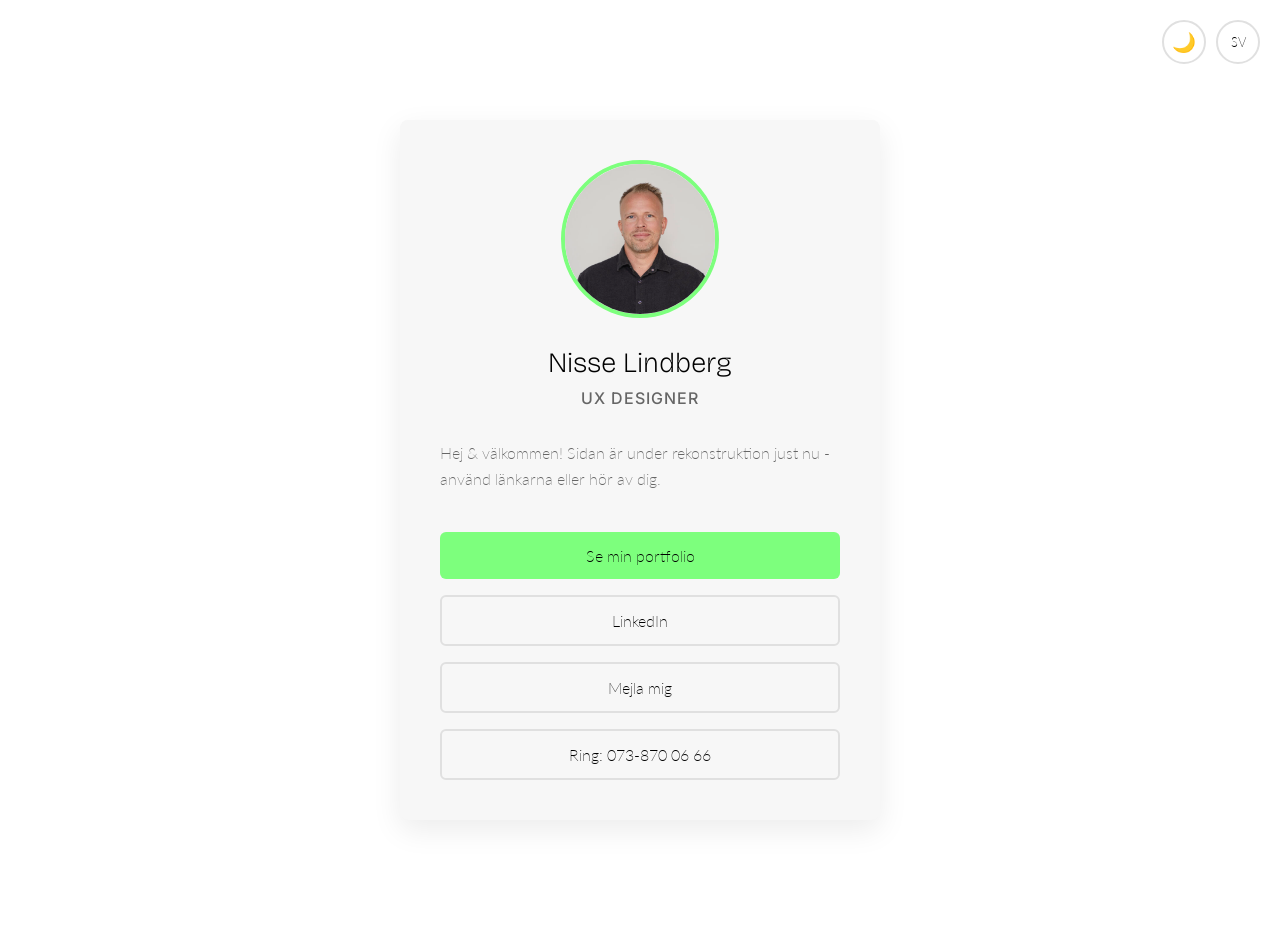
<file: index.html>
<!DOCTYPE html>
<html lang="sv">
  <head>
    <meta charset="UTF-8" />
    <meta name="viewport" content="width=device-width, initial-scale=1.0" />
    <title>Nisse Lindberg | UX Designer</title>
    <link rel="preconnect" href="https://fonts.googleapis.com" />
    <link rel="preconnect" href="https://fonts.gstatic.com" crossorigin />
    <link
      href="https://fonts.googleapis.com/css2?family=Bricolage+Grotesque:opsz,wght@12..96,200&family=Inter&family=Lato&display=swap"
      rel="stylesheet"
    />
    <style>
      :root {
        /* Light Theme Colors (from your main portfolio) */
        --color-bg-light: #ffffff;
        --color-card-bg-light: #f7f7f7;
        --color-text-main-light: #000000;
        --color-text-heading-light: #000000;
        --color-text-subtle-light: #666;
        --color-btn-bg-light: #7dff7d;
        --color-btn-text-light: #000000;
        --color-btn-border-light: #e0e0e0;

        /* Dark Theme Colors (from your main portfolio) */
        --color-bg-dark: radial-gradient(
          ellipse at 50% 100%,
          #581c87 0%,
          #0f0518 70%
        );
        --color-card-bg-dark: #1e1b2e;
        --color-text-main-dark: #e9d5ff;
        --color-text-heading-dark: #ffffff;
        --color-accent-dark: #a855f7;
        --color-accent-dark-hover: #9333ea;
        --color-btn-border-dark: #4c1d95;

        /* Semantic Variables (Default Light) */
        --bg-color: var(--color-bg-light);
        --card-bg: var(--color-card-bg-light);
        --card-shadow: 0 10px 30px rgba(0, 0, 0, 0.08);
        --text-main: var(--color-text-main-light);
        --text-heading: var(--color-text-heading-light);
        --text-subtle: var(--color-text-subtle-light);
        --text-message: #666666;
        --btn-bg: var(--color-btn-bg-light);
        --btn-text: var(--color-btn-text-light);
        --btn-outline-color: var(--color-text-heading-light);
        --btn-outline-border: var(--color-btn-border-light);
        --btn-outline-hover-bg: #f9f9f9;
        --btn-outline-hover-border: var(--color-text-heading-light);
        --profile-border: var(--color-btn-bg-light);
        --profile-hover-border: var(--color-btn-bg-light);
        --toggle-border: var(--color-btn-border-light);
        --toggle-color: var(--color-text-heading-light);
        --toggle-hover-bg: rgba(0, 0, 0, 0.05);
      }

      /* Dark Theme Overrides */
      :root[data-theme="dark"] {
        --bg-color: var(--color-bg-dark);
        --card-bg: var(--color-card-bg-dark);
        --card-shadow: 0 10px 30px rgba(0, 0, 0, 0.2);
        --text-main: var(--color-text-main-dark);
        --text-heading: var(--color-text-heading-dark);
        --text-subtle: var(--color-text-main-dark);
        --text-message: var(--color-text-main-dark);
        --btn-bg: var(--color-accent-dark);
        --btn-text: var(--color-text-heading-dark);
        --btn-outline-color: var(--color-text-heading-dark);
        --btn-outline-border: var(--color-btn-border-dark);
        --btn-outline-hover-bg: rgba(255, 255, 255, 0.1);
        --btn-outline-hover-border: var(--color-accent-dark);
        --profile-border: var(--color-accent-dark);
        --profile-hover-border: var(--color-accent-dark);
        --toggle-border: var(--color-btn-border-dark);
        --toggle-color: var(--color-text-heading-dark);
        --toggle-hover-bg: rgba(255, 255, 255, 0.1);
      }

      body {
        font-family: "Bricolage Grotesque", sans-serif;
        background: var(--bg-color);
        background-attachment: fixed;
        color: var(--text-main);
        display: flex;
        justify-content: center;
        align-items: center;
        min-height: 100vh;
        margin: 0;
        padding: 20px;
        font-weight: 200;
        transition: background-color 0.3s, color 0.3s;
      }
      .profile-img {
        width: 150px;
        height: 150px;
        border-radius: 50%;
        object-fit: cover;
        border: 4px solid var(--profile-border);
        margin-bottom: 24px;
        transition: transform 0.3s, border-color 0.3s;
      }
      .profile-img:hover {
        transform: scale(1.05);
        border-color: var(--profile-hover-border);
      }
      .card {
        background: var(--card-bg);
        padding: 40px;
        border-radius: 8px;
        box-shadow: var(--card-shadow);
        max-width: 400px;
        width: 100%;
        text-align: center;
        transition: background-color 0.3s;
      }
      h1 {
        margin-top: 0;
        margin-bottom: 8px;
        font-size: 28px;
        color: var(--text-heading);
        font-weight: 200;
        transition: color 0.3s;
      }
      .role {
        font-family: "Inter", sans-serif;
        font-size: 16px;
        color: var(--text-subtle);
        margin-top: 0;
        margin-bottom: 32px;
        font-weight: 500;
        text-transform: uppercase;
        letter-spacing: 1px;
        transition: color 0.3s;
      }
      p.message {
        font-family: "Lato", sans-serif;
        color: var(--text-message);
        margin-bottom: 40px;
        line-height: 1.6;
        text-align: left;
        transition: color 0.3s;
      }
      .contact-links {
        display: flex;
        flex-direction: column;
        gap: 16px;
      }
      .btn {
        display: block;
        padding: 14px 20px;
        background-color: var(--btn-bg);
        color: var(--btn-text);
        text-decoration: none;
        border-radius: 6px;
        font-family: "Lato", sans-serif;
        font-weight: 200;
        transition: transform 0.2s, background-color 0.2s;
      }
      .btn:hover {
        background-color: var(--color-accent-dark-hover);
        transform: translateY(-2px);
      }
      .btn-outline {
        background-color: transparent;
        color: var(--btn-outline-color);
        border: 2px solid var(--btn-outline-border);
        transition: background-color 0.2s, color 0.2s, border-color 0.2s;
      }
      .btn-outline:hover {
        background-color: var(--btn-outline-hover-bg);
        border-color: var(--btn-outline-hover-border);
      }

      .lang-toggle {
        position: absolute;
        top: 20px;
        right: 20px;
        background: transparent;
        border: 2px solid var(--toggle-border);
        color: var(--toggle-color);
        width: 44px;
        height: 44px;
        border-radius: 50%;
        cursor: pointer;
        display: flex;
        align-items: center;
        justify-content: center;
        font-weight: 200;
        font-family: "Lato", sans-serif;
        transition: all 0.2s;
      }
      .lang-toggle:hover {
        transform: translateY(-2px);
        background-color: var(--toggle-hover-bg);
      }

      .theme-toggle {
        position: absolute;
        top: 20px;
        right: 74px; /* 20px + 44px + 10px gap */
        background: transparent;
        border: 2px solid var(--toggle-border);
        color: var(--toggle-color);
        width: 44px;
        height: 44px;
        border-radius: 50%;
        cursor: pointer;
        display: flex;
        align-items: center;
        justify-content: center;
        font-size: 1.2rem;
        font-family: "Lato", sans-serif;
        transition: all 0.2s;
      }
      .theme-toggle:hover {
        transform: translateY(-2px);
        background-color: var(--toggle-hover-bg);
      }
    </style>
  </head>
  <body>
    <button class="theme-toggle" aria-label="Byt tema">
      <span class="theme-icon">🌙</span>
    </button>
    <button class="lang-toggle" aria-label="Byt språk">
      <span class="lang-text">SV</span>
    </button>
    <div class="card">
      <img
        src="img/cropped-Nisse1.jpg"
        alt="Porträtt av Nisse Lindberg"
        class="profile-img"
      />
      <h1>Nisse Lindberg</h1>
      <p class="role" data-i18n="role">UX Designer</p>

      <p class="message" data-i18n="message">
        Hej & välkommen! Sidan är under rekonstruktion just nu - använd länkarna
        eller hör av dig.
      </p>

      <div class="contact-links">
        <a
          href="https://nisse.framer.ai/"
          class="btn"
          data-i18n="btn_portfolio"
          target="_blank"
          rel="noopener noreferrer"
          >Se min portfolio</a
        >
        <a
          href="https://www.linkedin.com/in/nisselindberg/"
          class="btn btn-outline"
          data-i18n="btn_linkedin"
          target="_blank"
          rel="noopener noreferrer"
          >LinkedIn</a
        >
        <a
          href="mailto:info@nisselindberg.com"
          class="btn btn-outline"
          data-i18n="btn_email"
          >Mejla mig</a
        >
        <a href="tel:+46738700666" class="btn btn-outline" data-i18n="btn_phone"
          >Ring: 073-870 06 66</a
        >
      </div>
    </div>
    <script>
      const translations = {
        sv: {
          role: "UX Designer",
          message:
            "Hej & välkommen! Sidan är under rekonstruktion just nu - använd länkarna eller hör av dig.",
          btn_portfolio: "Se min portfolio",
          btn_linkedin: "LinkedIn",
          btn_email: "Mejla mig",
          btn_phone: "Ring: 073-870 06 66",
        },
        en: {
          role: "UX Designer",
          message:
            "Hi & welcome! The site is currently under reconstruction - please use the links or get in touch.",
          btn_portfolio: "View my portfolio",
          btn_linkedin: "LinkedIn",
          btn_email: "Email me",
          btn_phone: "Call: +46 738 700 666",
        },
      };

      const langBtn = document.querySelector(".lang-toggle");
      const langText = document.querySelector(".lang-text");
      let currentLang = "sv";

      langBtn.addEventListener("click", () => {
        currentLang = currentLang === "sv" ? "en" : "sv";
        langText.textContent = currentLang.toUpperCase();
        document.documentElement.lang = currentLang;

        document.querySelectorAll("[data-i18n]").forEach((el) => {
          const key = el.getAttribute("data-i18n");
          if (translations[currentLang][key]) {
            el.innerHTML = translations[currentLang][key];
          }
        });
      });

      /* Theme Toggle Logic */
      const themeBtn = document.querySelector(".theme-toggle");
      const themeIcon = document.querySelector(".theme-icon");

      function setTheme(theme) {
        document.documentElement.setAttribute("data-theme", theme);
        localStorage.setItem("theme", theme);
        themeIcon.textContent = theme === "dark" ? "☀️" : "🌙";
      }

      // Init theme
      const savedTheme = localStorage.getItem("theme");
      const systemDark = window.matchMedia(
        "(prefers-color-scheme: dark)"
      ).matches;

      if (savedTheme) {
        setTheme(savedTheme);
      } else {
        setTheme(systemDark ? "dark" : "light");
      }

      themeBtn.addEventListener("click", () => {
        const current = document.documentElement.getAttribute("data-theme");
        setTheme(current === "dark" ? "light" : "dark");
      });
    </script>
  </body>
</html>
</file>
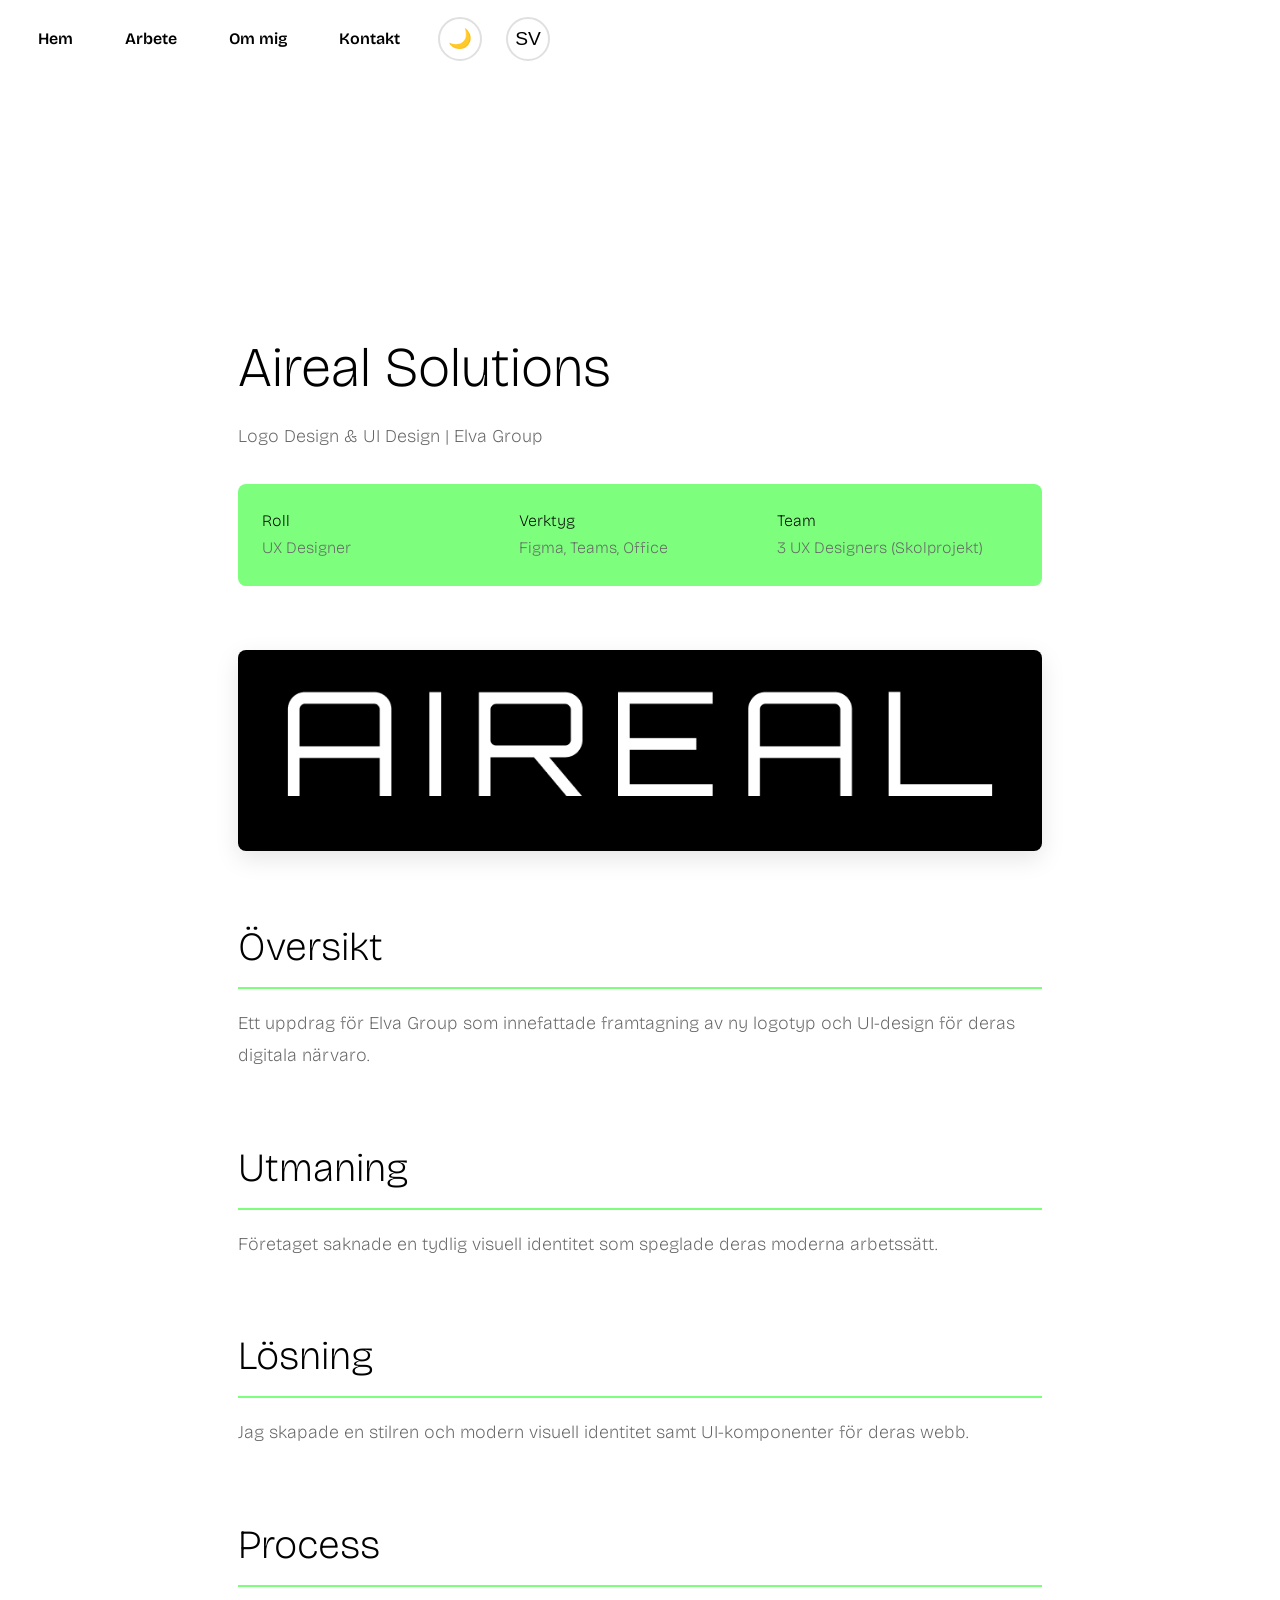
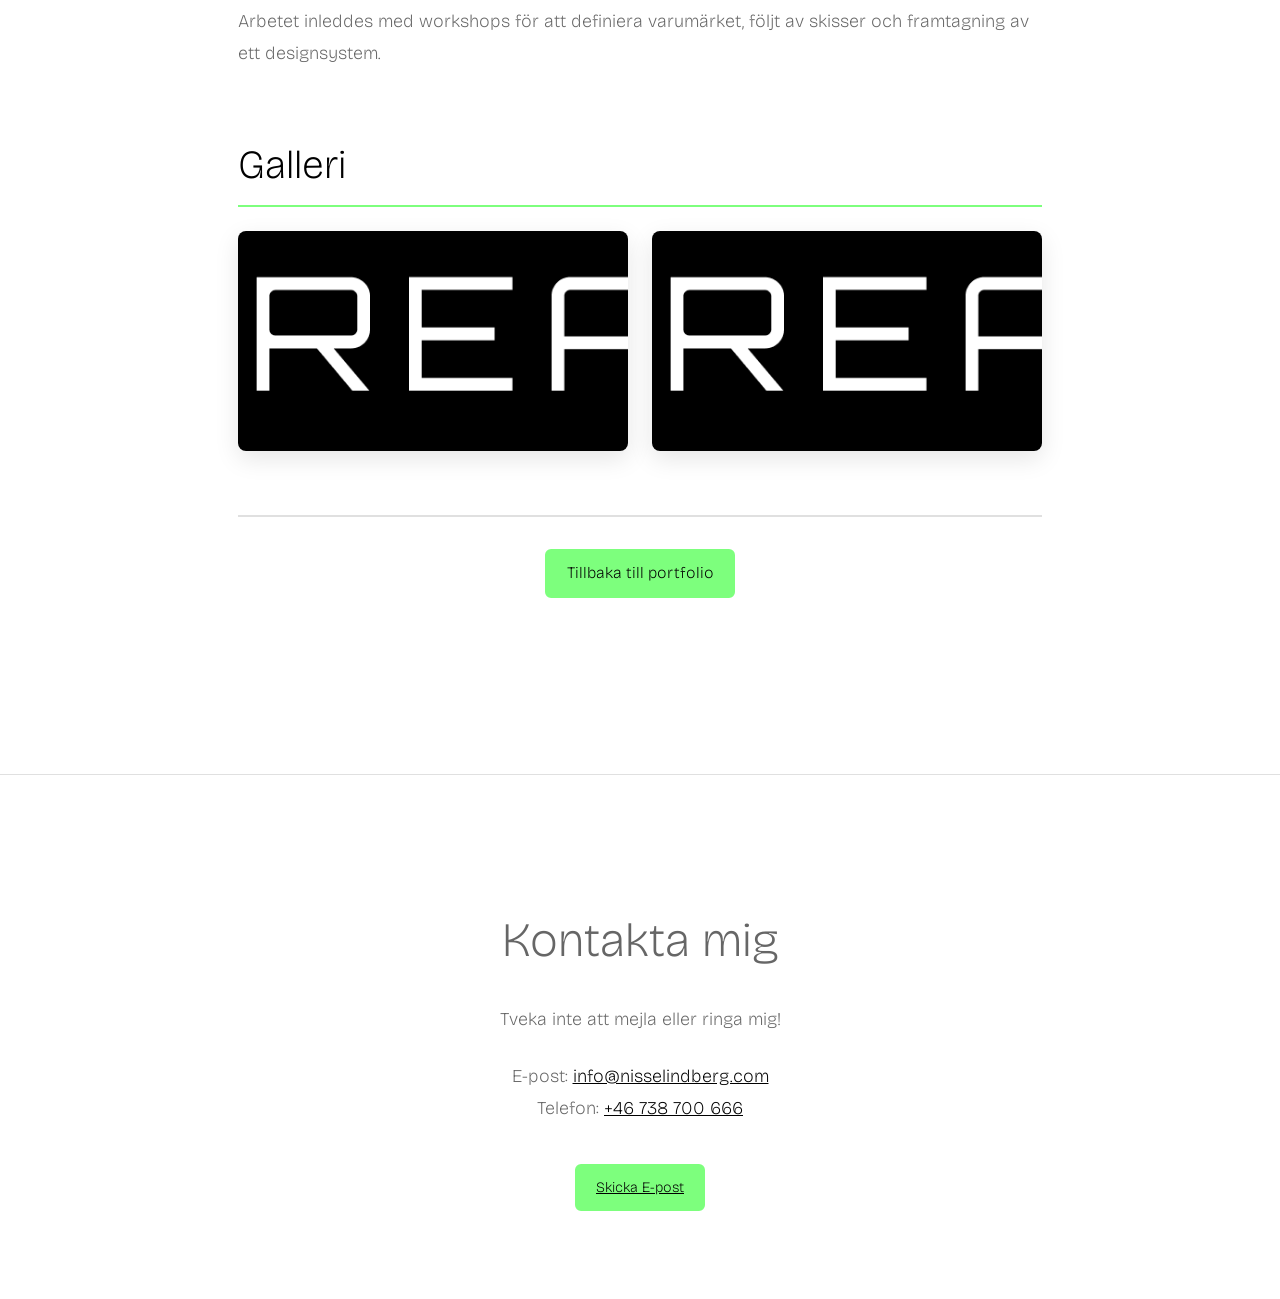
<file: case3.html>
<!DOCTYPE html>
<html lang="sv" data-theme="light">
  <head>
    <meta charset="UTF-8" />
    <meta name="viewport" content="width=device-width, initial-scale=1.0" />
    <meta
      name="description"
      content="Case study: BRF.SE - Designsystem av Nisse Lindberg"
    />
    <title>BRF.SE | Nisse Lindberg</title>
    <link rel="preconnect" href="https://fonts.googleapis.com" />
    <link rel="preconnect" href="https://fonts.gstatic.com" crossorigin />
    <link
      href="https://fonts.googleapis.com/css2?family=Bricolage+Grotesque:opsz,wght@12..96,200..800&display=swap"
      rel="stylesheet"
    />
    <link href="style.css?v=3.0" rel="stylesheet" />
  </head>
  <body>
    <a href="#main-content" class="skip-to-content">Hoppa till huvudinnehåll</a>
    <header role="banner">
      <nav role="navigation" aria-label="Huvudmeny">
        <ul class="main-menu">
          <li><a href="index.html#home" data-i18n="nav.home">Hem</a></li>
          <li><a href="index.html#work" data-i18n="nav.work">Arbete</a></li>
          <li><a href="index.html#about" data-i18n="nav.about">Om mig</a></li>
          <li>
            <a href="index.html#contact" data-i18n="nav.contact">Kontakt</a>
          </li>
        </ul>
        <button
          class="theme-toggle"
          aria-label="Slå på/av mörkt läge"
          title="Byt tema"
        >
          <span class="theme-icon">🌙</span>
        </button>
        <button class="lang-toggle" aria-label="Byt språk">
          <span class="lang-text">SV</span>
        </button>
      </nav>
    </header>

    <main id="main-content" class="case-container">
      <article class="case-container case" aria-labelledby="case-title">
        <h1 id="case-title" data-aos="fade-up" data-i18n="case3.title">
          BRF.SE
        </h1>
        <p data-aos="fade-up" data-aos-delay="100" data-i18n="case3.desc">
          Designsystem & Webbsida | Skolprojekt 2024
        </p>

        <div class="case-meta" data-aos="fade-up" data-aos-delay="150">
          <div>
            <strong data-i18n="case.role">Roll</strong>
            <p>UX Designer</p>
          </div>
          <div>
            <strong data-i18n="case.tools">Verktyg</strong>
            <p>Figma, Teams, Office</p>
          </div>
          <div>
            <strong data-i18n="case.team">Team</strong>
            <p>3 UX Designers (Skolprojekt)</p>
          </div>
        </div>

        <div class="case-image" data-aos="fade-up" data-aos-delay="200">
          <img
            src="img/case3.png"
            alt="BRF.SE Designsystem"
            loading="lazy"
          />
        </div>

        <h2 data-aos="fade-up" data-aos-delay="300" data-i18n="case.overview">
          Översikt
        </h2>
        <p
          data-aos="fade-up"
          data-aos-delay="400"
          data-i18n="case3.overview_text"
        >
          BRF.SE är ett modulbaserat system designat för att användas av bostadsrättsföreningar. Systemet fungerar på webbsida, mobil webb, tablet webb, app och på en fysisk skärm i trapphuset. Målet var att skapa ett flexibelt designsystem som kan anpassas för olika föreningar.
        </p>

        <h2 data-aos="fade-up" data-aos-delay="500" data-i18n="case.challenge">
          Utmaning
        </h2>
        <p
          data-aos="fade-up"
          data-aos-delay="600"
          data-i18n="case3.challenge_text"
        >
          Utmaningen var att designa ett system som kan presentera information på många olika kanaler - från webben till fysiska skärmar - och samtidigt vara flexibelt nog för att anpassas till olika föreningars behov och varumärken.
        </p>

        <h2 data-aos="fade-up" data-aos-delay="700" data-i18n="case.solution">
          Lösning
        </h2>
        <p
          data-aos="fade-up"
          data-aos-delay="800"
          data-i18n="case3.solution_text"
        >
          Vi skapade BRF.SE - ett modulbaserat system med komponenter som kan konfigureras och anpassas för specifika föreningar. Systemet erbjuder enkelt, tydligt och modernt gränssnitt som fungerar på alla enheter.
        </p>

        <h2 data-aos="fade-up" data-aos-delay="900" data-i18n="case.process">
          Process
        </h2>
        <p
          data-aos="fade-up"
          data-aos-delay="1000"
          data-i18n="case3.process_text"
        >
          Vi började med att förstå behoven för bostadsrättsföreningar genom workshops och research. Vi designade sedan ett flexibelt komponentsystem i Figma, testade det på olika enhetsstorlekar och presenterade det för intressenter för feedback innan slutgiltig implementering.
        </p>

        <section
          class="project-gallery"
          data-aos="fade-up"
          data-aos-delay="1100"
        >
          <h2 data-i18n="case.gallery">Galleri</h2>
          <div class="gallery-grid">
            <!-- Galleri för BRF.SE -->
            <img src="img/case3.png" alt="BRF.SE UI 1" loading="lazy" />
            <img src="img/case3.png" alt="BRF.SE UI 2" loading="lazy" />
          </div>
        </section>

        <div class="nav-buttons" data-aos="fade-up" data-aos-delay="900">
          <a href="index.html#work" class="btn" data-i18n="case.back"
            >Tillbaka till Portfolio</a
          >
        </div>
      </article>
    </main>

    <footer role="contentinfo">
      <div class="contact-container">
        <h2 data-aos="fade-up" data-i18n="contact.title">Kontakta mig</h2>
        <p data-aos="fade-up" data-aos-delay="100" data-i18n="contact.intro">
          Tveka inte att mejla eller ringa mig!
        </p>
        <p data-aos="fade-up" data-aos-delay="150">
          <strong data-i18n="contact.email">E-post:</strong>
          <a href="mailto:info@nisselindberg.com">info@nisselindberg.com</a
          ><br />
          <strong data-i18n="contact.phone">Telefon:</strong>
          <a href="tel:+46738700666">+46 738 700 666</a>
        </p>
        <a
          href="mailto:info@nisselindberg.com"
          class="btn"
          data-i18n="contact.btn"
          style="margin-top: 1rem"
          >Skicka E-post</a
        >
      </div>
    </footer>

    <script src="js/main.js?v=3.0"></script>
  </body>
</html>
</file>
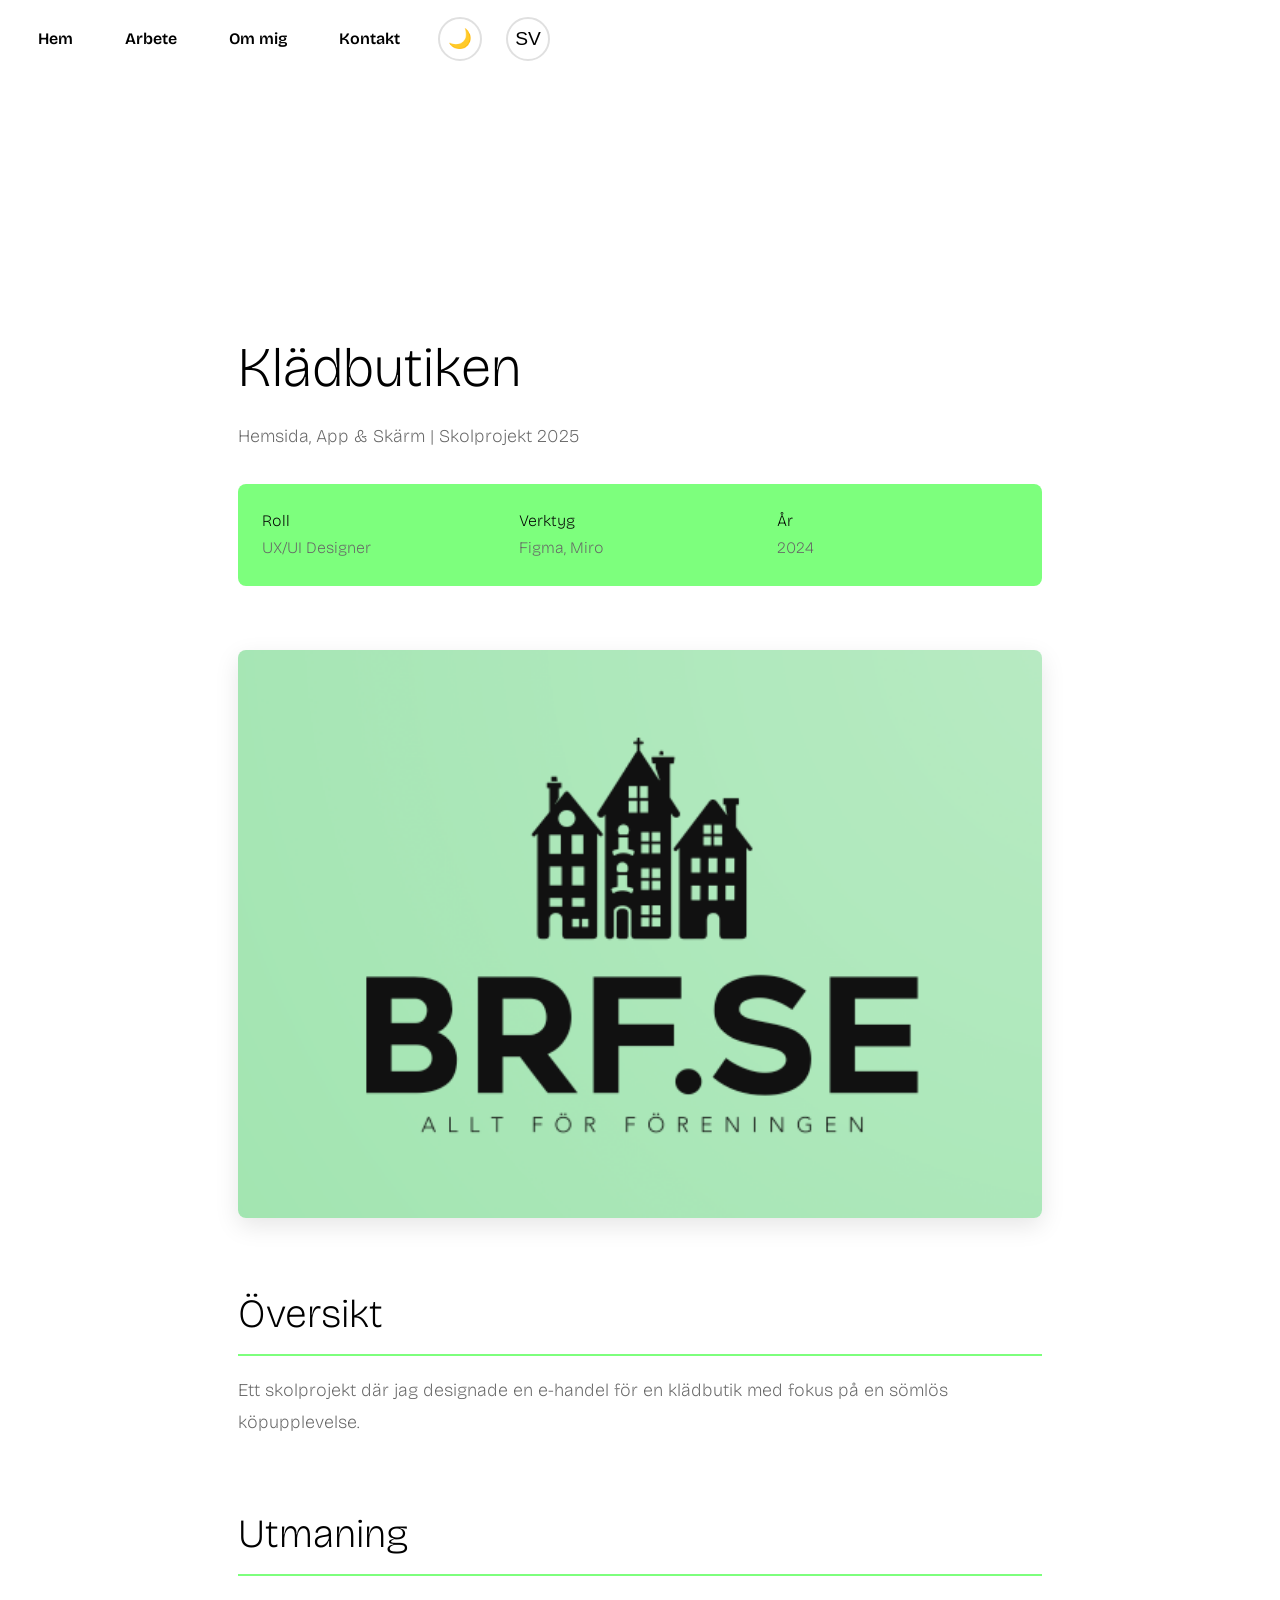
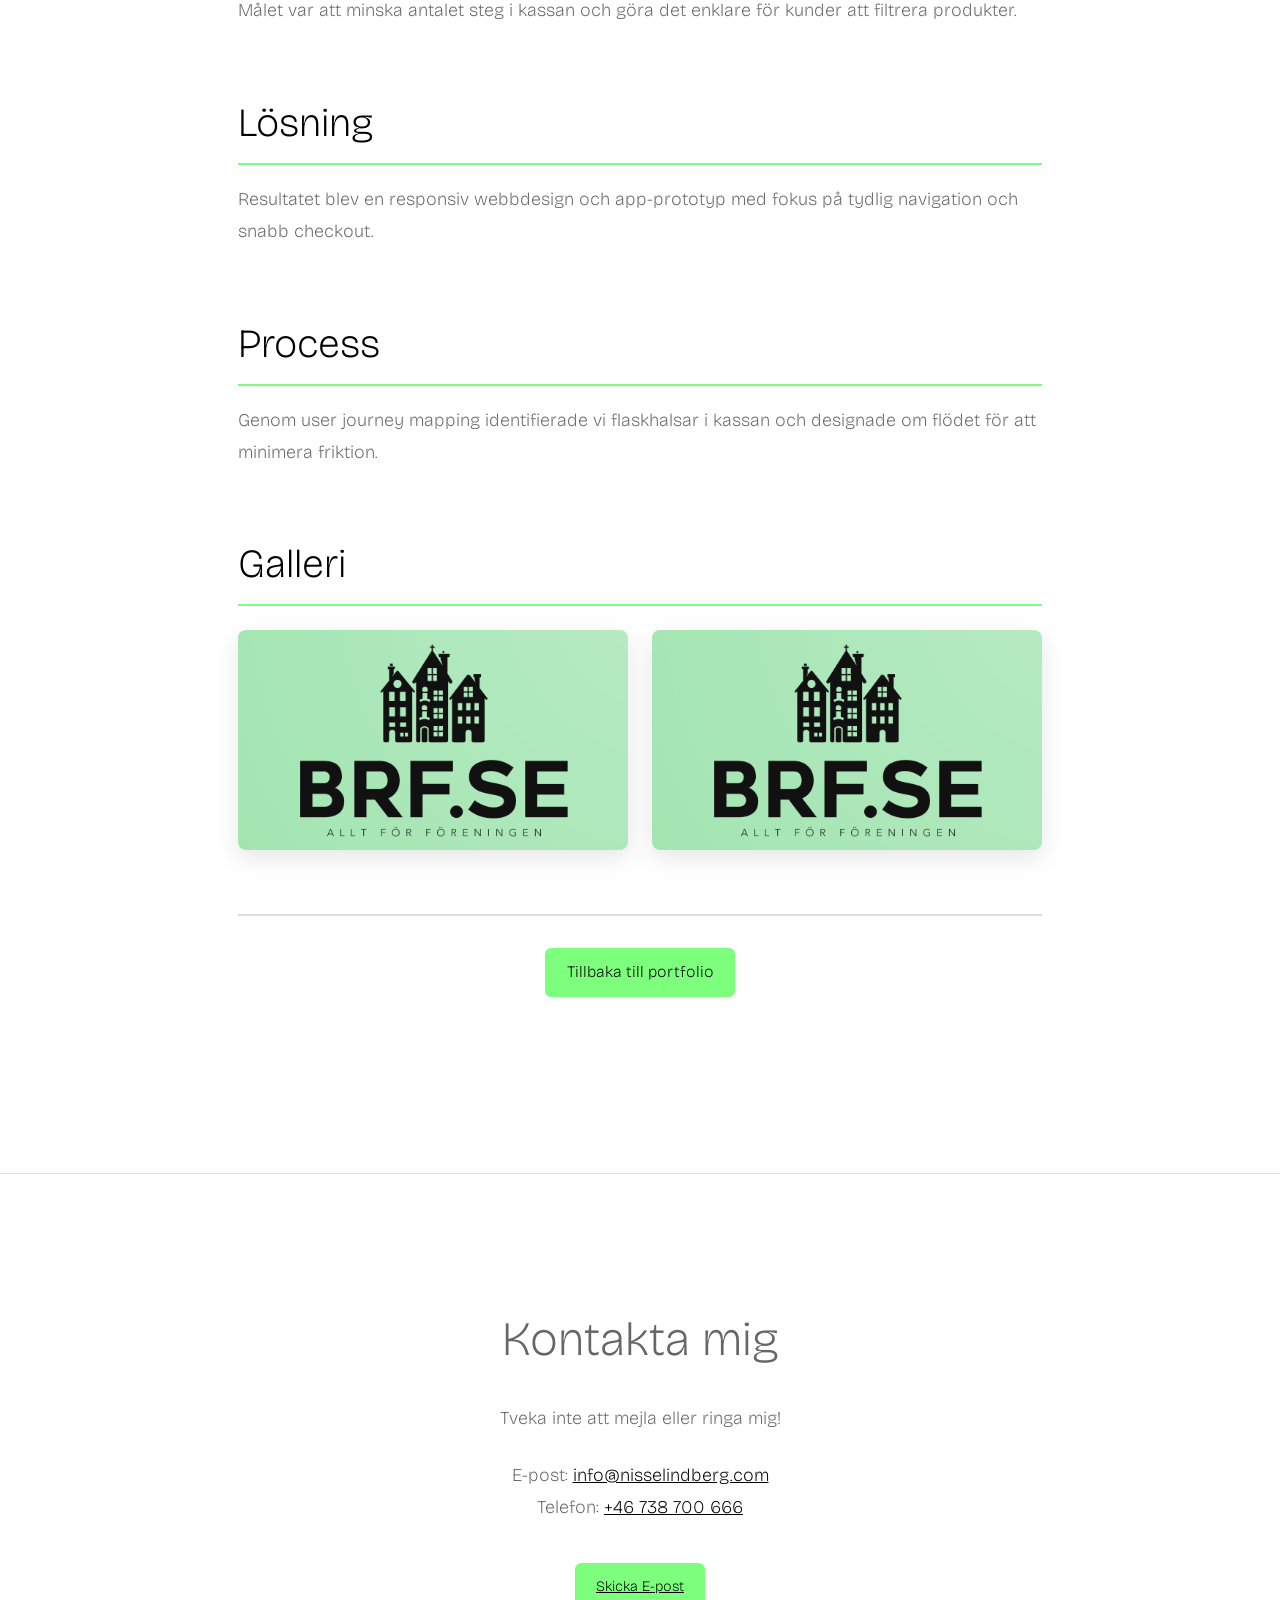
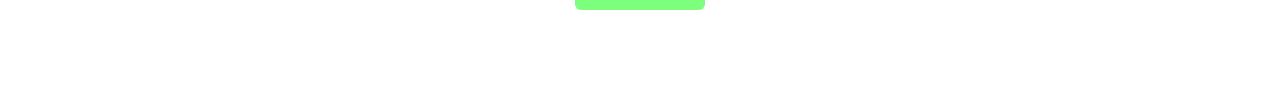
<file: case4.html>
<!DOCTYPE html>
<html lang="sv" data-theme="light">
  <head>
    <meta charset="UTF-8" />
    <meta name="viewport" content="width=device-width, initial-scale=1.0" />
    <meta
      name="description"
      content="Case study: Aireal Solutions - Logo & UI Design av Nisse Lindberg"
    />
    <title>Aireal Solutions | Nisse Lindberg</title>
    <link rel="preconnect" href="https://fonts.googleapis.com" />
    <link rel="preconnect" href="https://fonts.gstatic.com" crossorigin />
    <link
      href="https://fonts.googleapis.com/css2?family=Bricolage+Grotesque:opsz,wght@12..96,200..800&display=swap"
      rel="stylesheet"
    />
    <link href="style.css?v=3.0" rel="stylesheet" />
  </head>
  <body>
    <a href="#main-content" class="skip-to-content">Hoppa till huvudinnehåll</a>
    <header role="banner">
      <nav role="navigation" aria-label="Huvudmeny">
        <ul class="main-menu">
          <li><a href="index.html#home" data-i18n="nav.home">Hem</a></li>
          <li><a href="index.html#work" data-i18n="nav.work">Arbete</a></li>
          <li><a href="index.html#about" data-i18n="nav.about">Om mig</a></li>
          <li>
            <a href="index.html#contact" data-i18n="nav.contact">Kontakt</a>
          </li>
        </ul>
        <button
          class="theme-toggle"
          aria-label="Slå på/av mörkt läge"
          title="Byt tema"
        >
          <span class="theme-icon">🌙</span>
        </button>
        <button class="lang-toggle" aria-label="Byt språk">
          <span class="lang-text">SV</span>
        </button>
      </nav>
    </header>

    <main id="main-content" class="case-container">
      <article class="case-container case" aria-labelledby="case-title">
        <h1 id="case-title" data-aos="fade-up" data-i18n="case4.title">
          Aireal Solutions
        </h1>
        <p data-aos="fade-up" data-aos-delay="100" data-i18n="case4.desc">
          Logo Design & UI Design | Elva Group
        </p>

        <div class="case-meta" data-aos="fade-up" data-aos-delay="150">
          <div>
            <strong data-i18n="case.role">Roll</strong>
            <p>UX/UI Designer</p>
          </div>
          <div>
            <strong data-i18n="case.tools">Verktyg</strong>
            <p>Figma, Miro</p>
          </div>
          <div>
            <strong data-i18n="case.year">År</strong>
            <p>2024</p>
          </div>
        </div>

        <div class="case-image" data-aos="fade-up" data-aos-delay="200">
          <img loading="lazy" src="img/case4.png" alt="Aireal Solutions design" />
        </div>

        <h2 data-aos="fade-up" data-aos-delay="300" data-i18n="case.overview">
          Översikt
        </h2>
        <p
          data-aos="fade-up"
          data-aos-delay="400"
          data-i18n="case4.overview_text"
        >
          Ett uppdrag för Elva Group som innefattade framtagning av ny logotyp och UI-design för Aireal Solutions. Företaget är en IT-lösningsleverantör och behövde en modern visuell identitet som reflekterar innovation och professionalism.
        </p>

        <h2 data-aos="fade-up" data-aos-delay="500" data-i18n="case.challenge">
          Utmaning
        </h2>
        <p
          data-aos="fade-up"
          data-aos-delay="600"
          data-i18n="case4.challenge_text"
        >
          Utmaningen var att skapa en visuell identitet för ett IT-företag som är dynamiskt, modernt och professionellt, samtidigt som det differentieras från konkurrenter i samma bransch.
        </p>

        <h2 data-aos="fade-up" data-aos-delay="700" data-i18n="case.solution">
          Lösning
        </h2>
        <p
          data-aos="fade-up"
          data-aos-delay="800"
          data-i18n="case4.solution_text"
        >
          Vi skapade en stilren och modern logotyp tillsammans med ett komplett UI design kit för webb och app. Designen reflekterar innovation och professionalism med en genomtänkt färgpalett och typografi.
        </p>

        <h2 data-aos="fade-up" data-aos-delay="900" data-i18n="case.process">
          Process
        </h2>
        <p
          data-aos="fade-up"
          data-aos-delay="1000"
          data-i18n="case4.process_text"
        >
          Arbetet startar med workshops för att förstå Elva Group's vision och värderingar. Vi skapade sedan flera logotyp-iterationer, presenterade dem för kunden och utvecklade den valda versionen. Efter godkännande skapade vi ett fullständigt designsystem för webb och app.
        </p>

        <section
          class="project-gallery"
          data-aos="fade-up"
          data-aos-delay="1100"
        >
          <h2 data-i18n="case.gallery">Galleri</h2>
          <div class="gallery-grid">
            <!-- Galleri för Aireal Solutions -->
            <img src="img/case4.png" alt="Aireal Solutions Logo" loading="lazy" />
            <img src="img/case4.png" alt="Aireal Solutions UI" loading="lazy" />
          </div>
        </section>

        <div class="nav-buttons" data-aos="fade-up" data-aos-delay="900">
          <a href="index.html#work" class="btn" data-i18n="case.back"
            >Tillbaka till Portfolio</a
          >
        </div>
      </article>
    </main>

    <footer role="contentinfo">
      <div class="contact-container">
        <h2 data-aos="fade-up" data-i18n="contact.title">Kontakta mig</h2>
        <p data-aos="fade-up" data-aos-delay="100" data-i18n="contact.intro">
          Tveka inte att mejla eller ringa mig!
        </p>
        <p data-aos="fade-up" data-aos-delay="150">
          <strong data-i18n="contact.email">E-post:</strong>
          <a href="mailto:info@nisselindberg.com">info@nisselindberg.com</a
          ><br />
          <strong data-i18n="contact.phone">Telefon:</strong>
          <a href="tel:+46738700666">+46 738 700 666</a>
        </p>
        <a
          href="mailto:info@nisselindberg.com"
          class="btn"
          data-i18n="contact.btn"
          style="margin-top: 1rem"
          >Skicka E-post</a
        >
      </div>
    </footer>

    <script src="js/main.js?v=3.0"></script>
  </body>
</html>
</file>
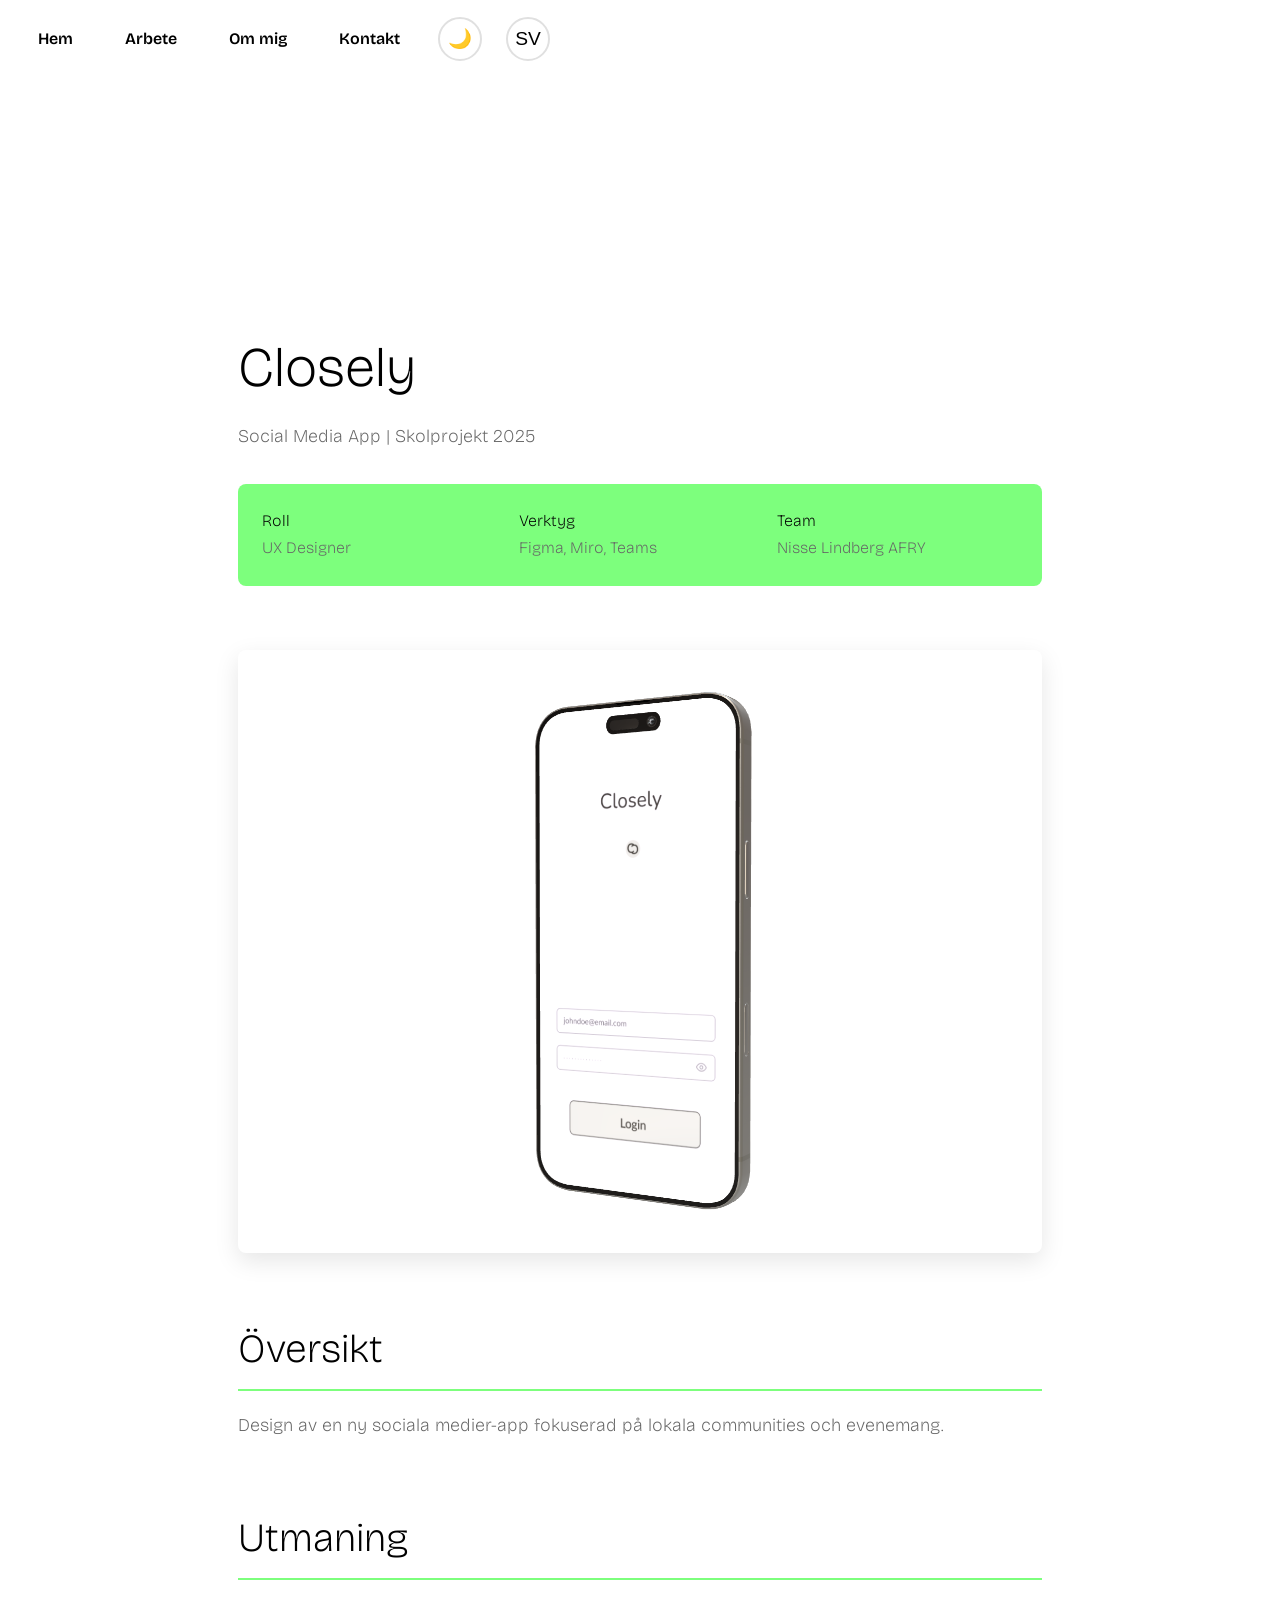
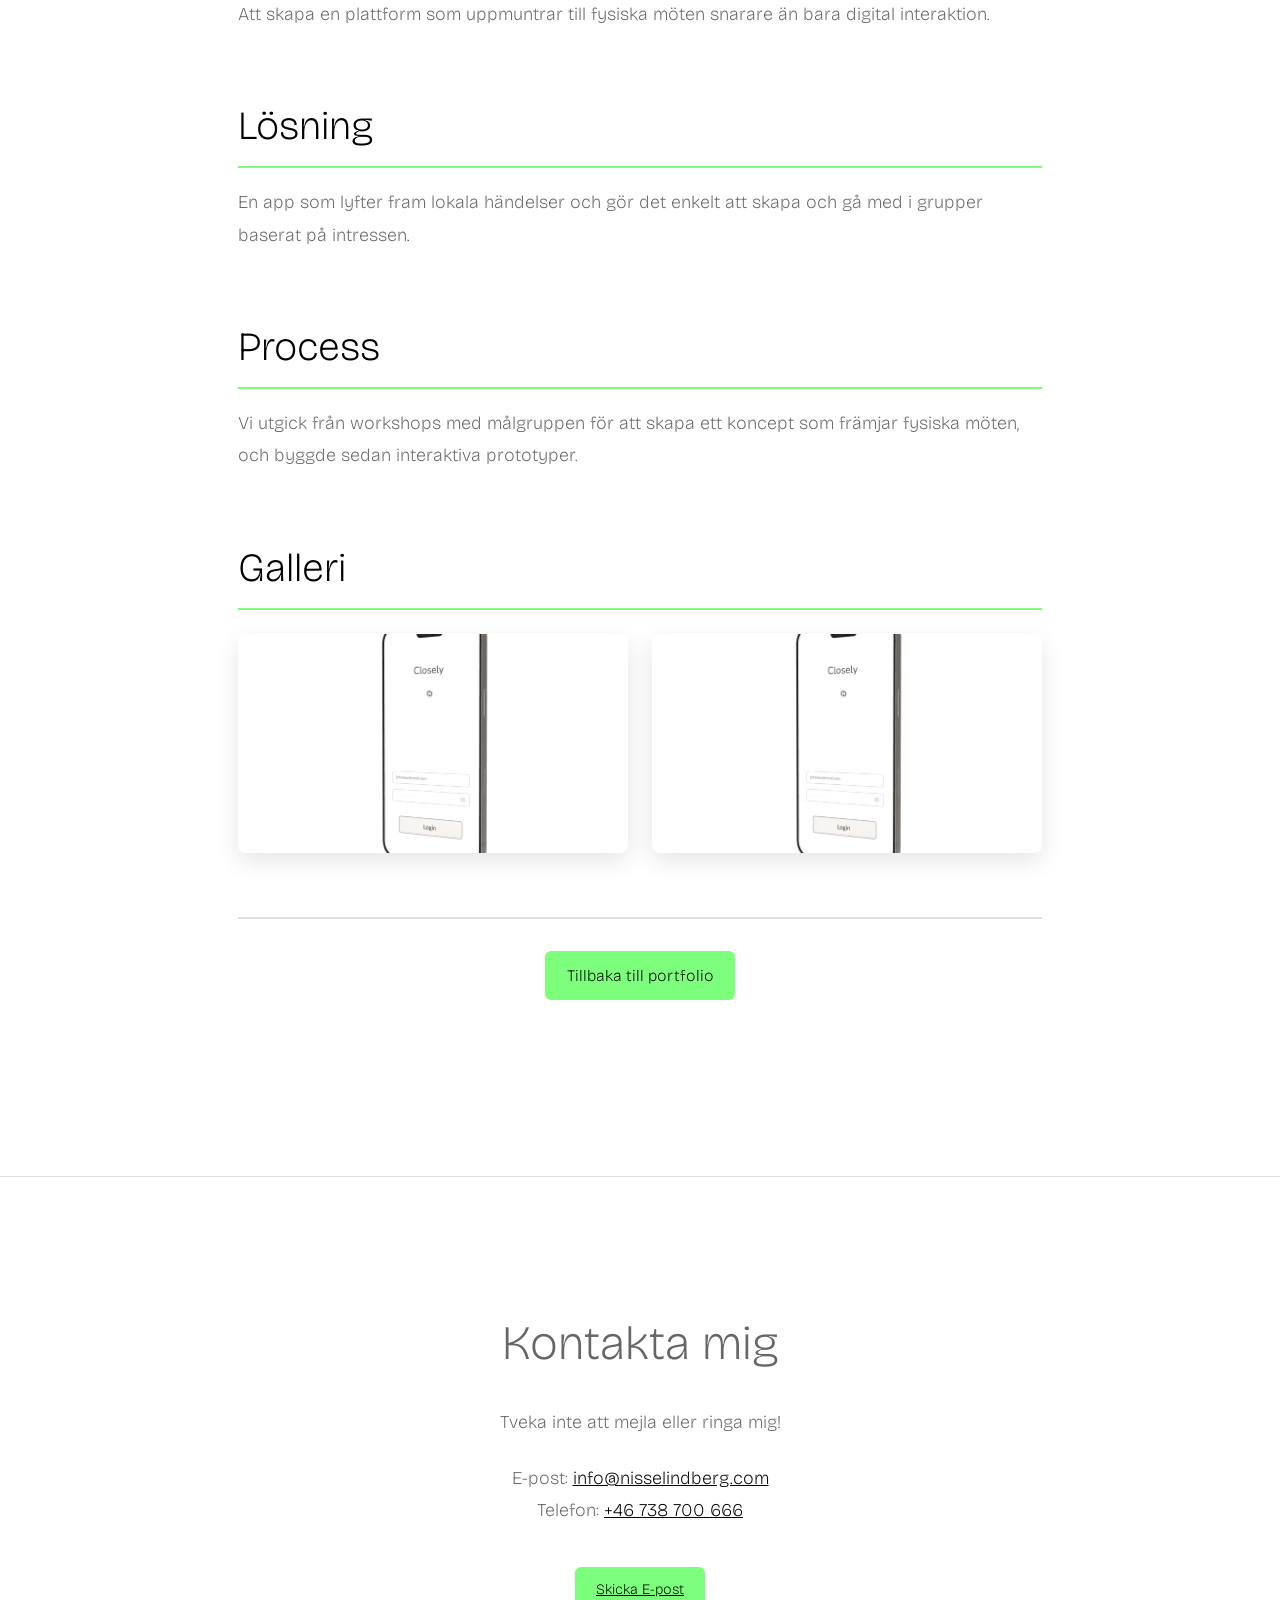
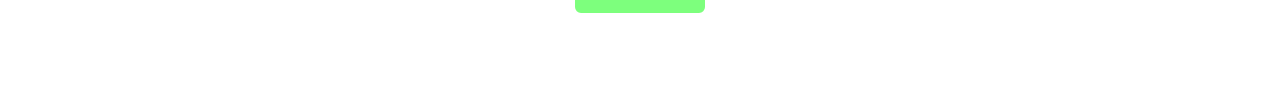
<file: case5.html>
<!DOCTYPE html>
<html lang="sv" data-theme="light">
  <head>
    <meta charset="UTF-8" />
    <meta name="viewport" content="width=device-width, initial-scale=1.0" />
    <meta name="description" content="AFRY Smart Forestry - Case study av Nisse Lindberg" />
    <title>AFRY Smart Forestry | Nisse Lindberg</title>
    <link rel="preconnect" href="https://fonts.googleapis.com" />
    <link rel="preconnect" href="https://fonts.gstatic.com" crossorigin />
    <link
      href="https://fonts.googleapis.com/css2?family=Bricolage+Grotesque:opsz,wght@12..96,200..800&display=swap"
      rel="stylesheet"
    />
    <link href="style.css?v=3.0" rel="stylesheet" />
  </head>
  <body>
    <a href="#main-content" class="skip-to-content">Hoppa till huvudinnehåll</a>
    <header role="banner">
      <nav role="navigation" aria-label="Huvudmeny">
        <ul class="main-menu">
          <li><a href="index.html#home" data-i18n="nav.home">Hem</a></li>
          <li><a href="index.html#work" data-i18n="nav.work">Arbete</a></li>
          <li><a href="index.html#about" data-i18n="nav.about">Om mig</a></li>
          <li>
            <a href="index.html#contact" data-i18n="nav.contact">Kontakt</a>
          </li>
        </ul>
        <button
          class="theme-toggle"
          aria-label="Slå på/av mörkt läge"
          title="Byt tema"
        >
          <span class="theme-icon">🌙</span>
        </button>
        <button class="lang-toggle" aria-label="Byt språk">
          <span class="lang-text">SV</span>
        </button>
      </nav>
    </header>

    <main id="main-content" class="case-container">
      <article class="case-container case" aria-labelledby="case-title">
        <h1 id="case-title" data-aos="fade-up" data-i18n="case5.title">
          AFRY Smart Forestry
        </h1>
        <p data-aos="fade-up" data-aos-delay="100" data-i18n="case5.desc">
          Praktik & Agilt arbete | AFRY 2 Månader
        </p>

        <div class="case-meta" data-aos="fade-up" data-aos-delay="150">
          <div>
            <strong data-i18n="case.role">Roll</strong>
            <p>UX Designer</p>
          </div>
          <div>
            <strong data-i18n="case.tools">Verktyg</strong>
            <p>Figma, Miro, Teams</p>
          </div>
          <div>
            <strong data-i18n="case.team">Team</strong>
            <p>Nisse Lindberg AFRY</p>
          </div>
        </div>

        <div class="case-image" data-aos="fade-up" data-aos-delay="200">
          <img src="img/case5.png" alt="AFRY Smart Forestry" loading="lazy" />
        </div>

        <h2 data-aos="fade-up" data-aos-delay="300" data-i18n="case.overview">
          Översikt
        </h2>
        <p
          data-aos="fade-up"
          data-aos-delay="400"
          data-i18n="case5.overview_text"
        >
          AFRY Smart Forestry är en plattform för skogsägare och skogsbruk. Under min praktik på AFRY arbetade jag i ett agilt team med designers, utvecklare och testare. Projektet innefattade design av nya features för att sälja skog och hantera skogsförvaltning.
        </p>

        <h2 data-aos="fade-up" data-aos-delay="500" data-i18n="case.challenge">
          Utmaning
        </h2>
        <p
          data-aos="fade-up"
          data-aos-delay="600"
          data-i18n="case5.challenge_text"
        >
          Utmaningen var att designa nya funktioner för en komplex domän (skogsbruk) inom ett agilt team med många intressenter. Det krävde snabb lärkurva för att förstå affärslogiken och användarnas behov.
        </p>

        <h2 data-aos="fade-up" data-aos-delay="700" data-i18n="case.solution">
          Lösning
        </h2>
        <p
          data-aos="fade-up"
          data-aos-delay="800"
          data-i18n="case5.solution_text"
        >
          Vi skapade och presenterade otaliga design-iterationer för teamet. En av de projekt vi arbetade på - en feature för att sälja skog - är planerad att integreras i systemet. Vi arbetade iterativt med feedback från PO:s och stakeholders.
        </p>

        <h2 data-aos="fade-up" data-aos-delay="900" data-i18n="case.process">
          Process
        </h2>
        <p
          data-aos="fade-up"
          data-aos-delay="1000"
          data-i18n="case5.process_text"
        >
          Jag deltog i ett agilt team med scrummaster, project owner, utvecklare och testare. Vi arbetade i sprints med regelbundna möten och iterativ design. Jag presenterade design-iterationer för PO:s och stakeholders, och fick feedback som jag implementerade i nästa iteration.
        </p>

        <section
          class="project-gallery"
          data-aos="fade-up"
          data-aos-delay="1100"
        >
          <h2 data-i18n="case.gallery">Galleri</h2>
          <div class="gallery-grid">
            <!-- Galleri för AFRY Smart Forestry -->
            <img src="img/case5.png" alt="AFRY Smart Forestry UI 1" loading="lazy" />
            <img src="img/case5.png" alt="AFRY Smart Forestry UI 2" loading="lazy" />
          </div>
        </section>

        <div class="nav-buttons" data-aos="fade-up" data-aos-delay="900">
          <a href="index.html#work" class="btn" data-i18n="case.back"
            >Tillbaka till Portfolio</a
          >
        </div>
      </article>
    </main>

    <footer role="contentinfo">
      <div class="contact-container">
        <h2 data-aos="fade-up" data-i18n="contact.title">Kontakta mig</h2>
        <p data-aos="fade-up" data-aos-delay="100" data-i18n="contact.intro">
          Tveka inte att mejla eller ringa mig!
        </p>
        <p data-aos="fade-up" data-aos-delay="150">
          <strong data-i18n="contact.email">E-post:</strong>
          <a href="mailto:info@nisselindberg.com">info@nisselindberg.com</a
          ><br />
          <strong data-i18n="contact.phone">Telefon:</strong>
          <a href="tel:+46738700666">+46 738 700 666</a>
        </p>
        <a
          href="mailto:info@nisselindberg.com"
          class="btn"
          data-i18n="contact.btn"
          style="margin-top: 1rem"
          >Skicka E-post</a
        >
      </div>
    </footer>

    <script src="js/main.js?v=3.0"></script>
  </body>
</html>
</file>
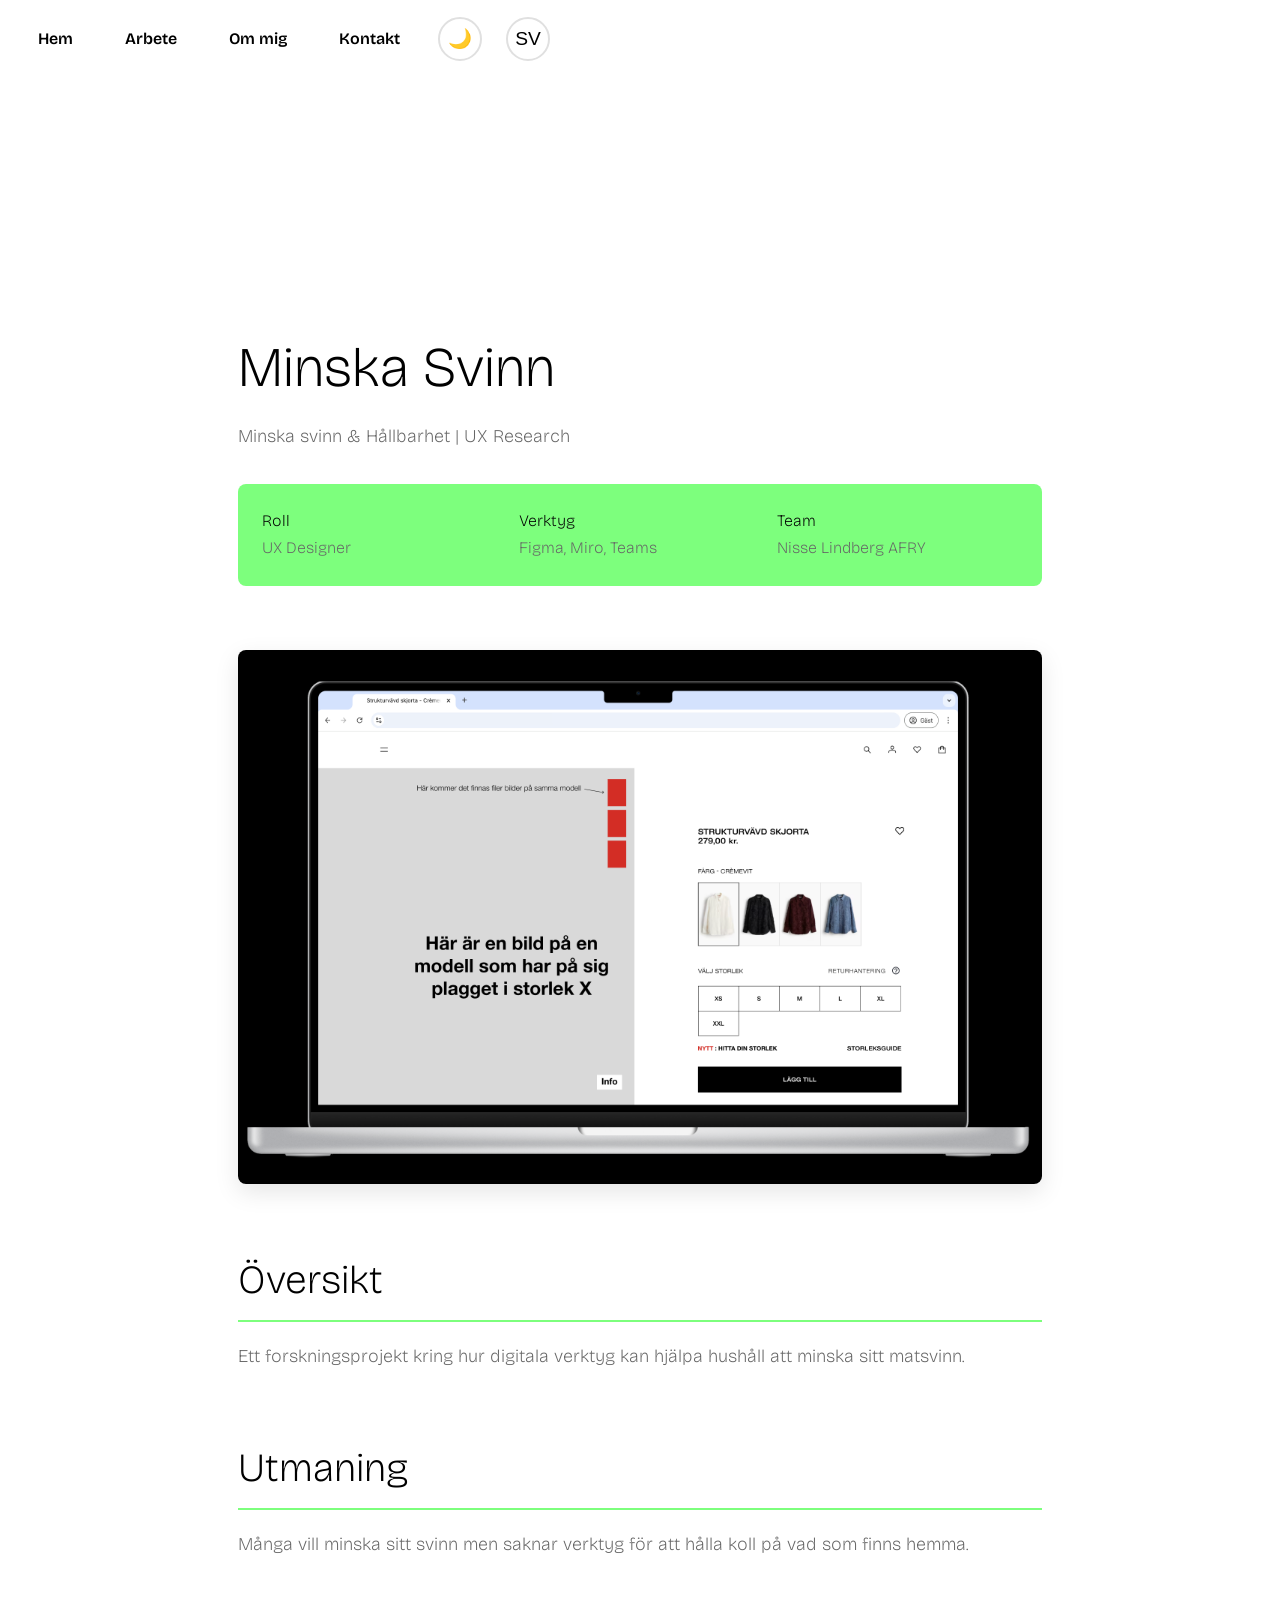
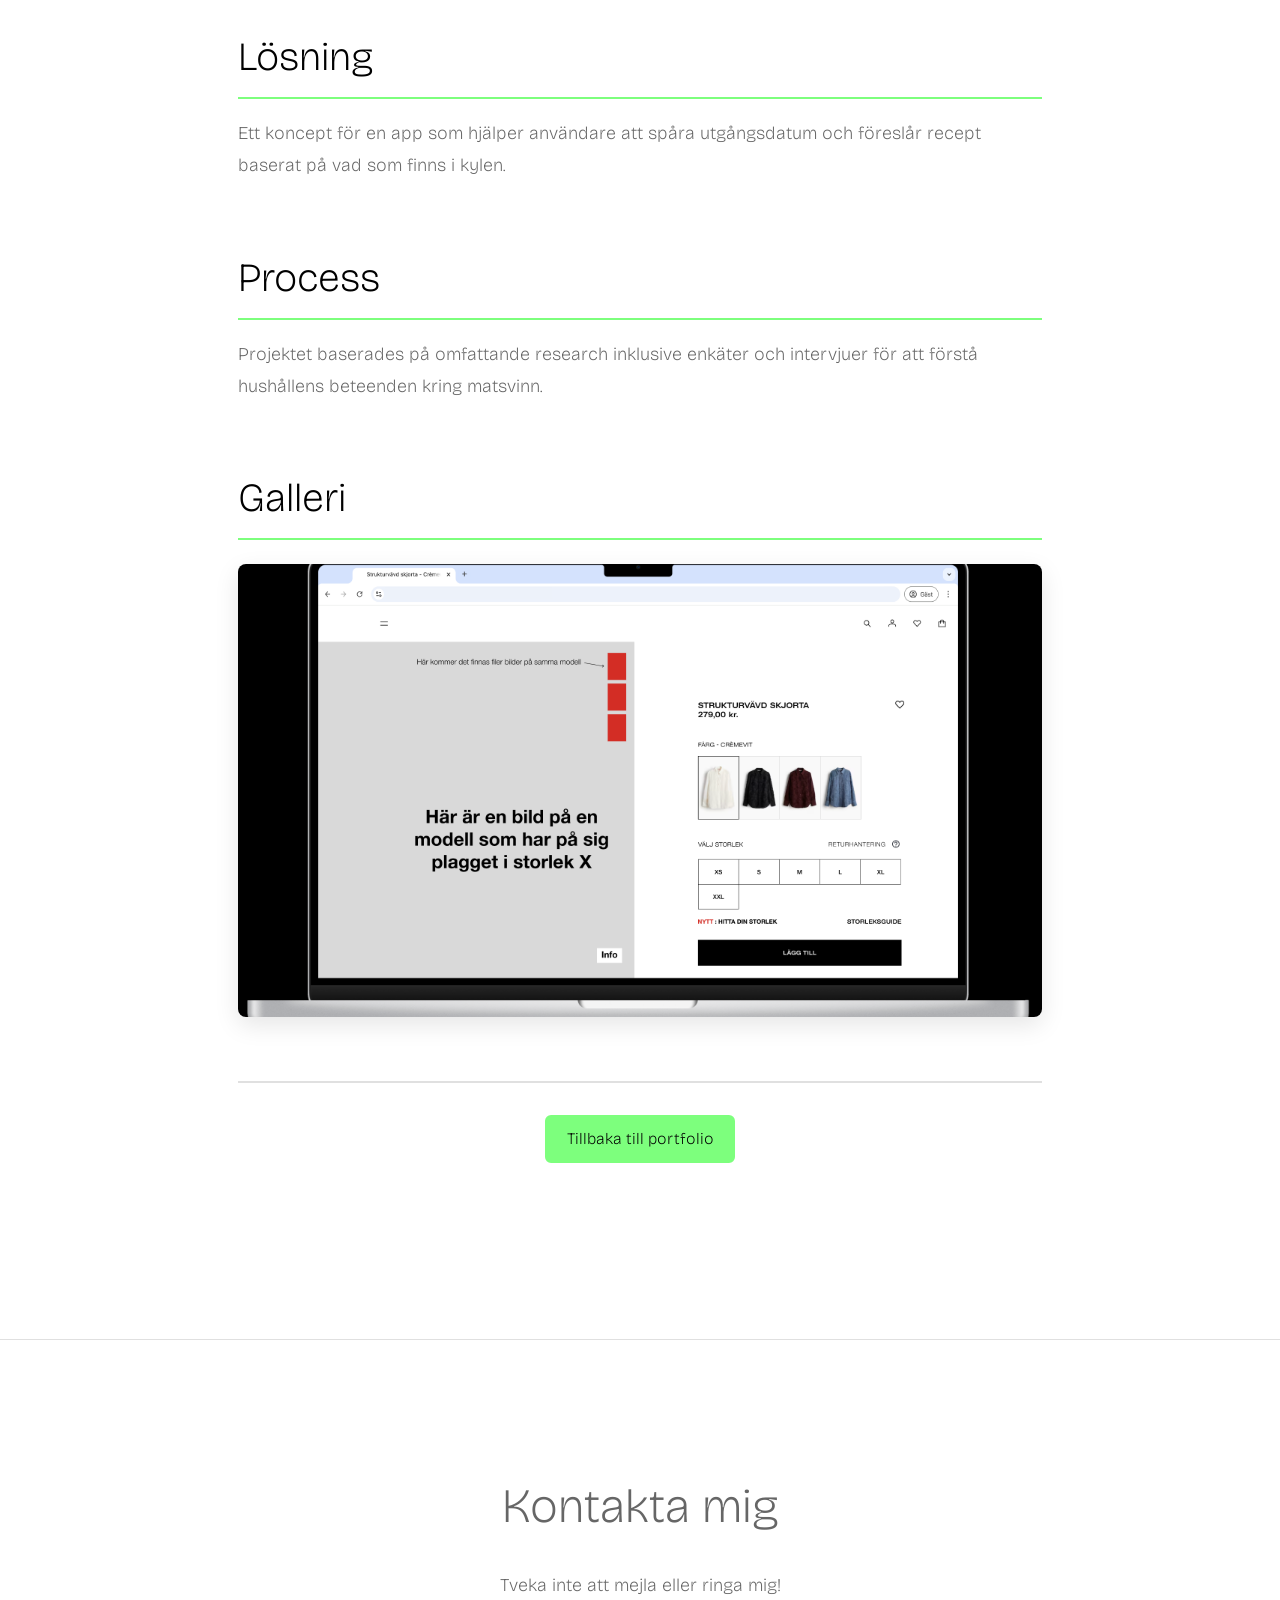
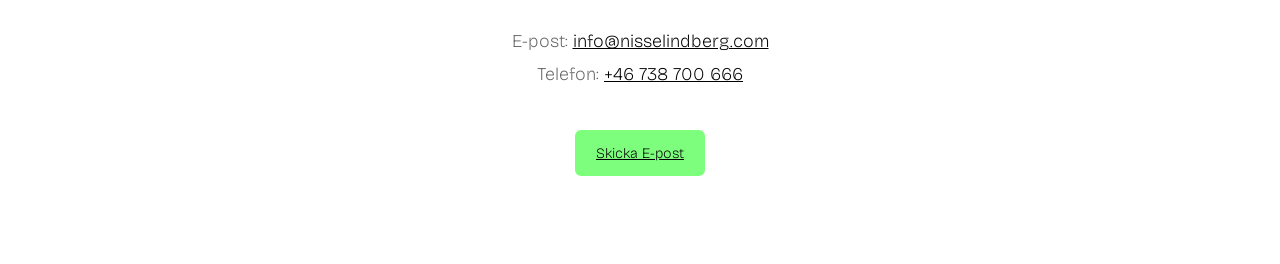
<file: case6.html>
<!doctype html>
<html lang="sv" data-theme="light">
  <head>
    <meta charset="UTF-8" />
    <meta name="viewport" content="width=device-width, initial-scale=1.0" />
    <meta
      name="description"
      content="Case study: Club AFRY Sharepoint Redesign - UX Design av Nisse Lindberg"
    />
    <title>Club AFRY | Nisse Lindberg</title>
    <link rel="preconnect" href="https://fonts.googleapis.com" />
    <link rel="preconnect" href="https://fonts.gstatic.com" crossorigin />
    <link
      href="https://fonts.googleapis.com/css2?family=Bricolage+Grotesque:opsz,wght@12..96,200..800&display=swap"
      rel="stylesheet"
    />
    <link href="style.css?v=3.0" rel="stylesheet" />
  </head>
  <body>
    <a href="#main-content" class="skip-to-content">Hoppa till huvudinnehåll</a>
    <header role="banner">
      <nav role="navigation" aria-label="Huvudmeny">
        <ul class="main-menu">
          <li><a href="index.html#home" data-i18n="nav.home">Hem</a></li>
          <li><a href="index.html#work" data-i18n="nav.work">Arbete</a></li>
          <li><a href="index.html#about" data-i18n="nav.about">Om mig</a></li>
          <li>
            <a href="index.html#contact" data-i18n="nav.contact">Kontakt</a>
          </li>
        </ul>
        <button
          class="theme-toggle"
          aria-label="Slå på/av mörkt läge"
          title="Byt tema"
        >
          <span class="theme-icon">🌙</span>
        </button>
        <button class="lang-toggle" aria-label="Byt språk">
          <span class="lang-text">SV</span>
        </button>
      </nav>
    </header>

    <main id="main-content" class="case-container">
      <article class="case-container case" aria-labelledby="case-title">
        <h1 id="case-title" data-aos="fade-up" data-i18n="case6.title">
          Club AFRY Sharepoint
        </h1>
        <p data-aos="fade-up" data-aos-delay="100" data-i18n="case6.desc">
          Sharepoint Redesign | AFRY Praktik
        </p>

        <div class="case-meta" data-aos="fade-up" data-aos-delay="150">
          <div>
            <strong data-i18n="case.role">Roll</strong>
            <p>UX Designer</p>
          </div>
          <div>
            <strong data-i18n="case.tools">Verktyg</strong>
            <p>Figma, Miro, Teams</p>
          </div>
          <div>
            <strong data-i18n="case.team">Team</strong>
            <p>Nisse Lindberg AFRY</p>
          </div>
        </div>

        <div class="case-image" data-aos="fade-up" data-aos-delay="200">
          <img
            src="img/case6.png"
            alt="Club AFRY Sharepoint"
            loading="lazy"
          />
        </div>

        <h2 data-aos="fade-up" data-aos-delay="300" data-i18n="case.overview">
          Översikt
        </h2>
        <p
          data-aos="fade-up"
          data-aos-delay="400"
          data-i18n="case6.overview_text"
        >
          Club AFRY är AFRY:s interna arrangör för team-byggande och aktiviteter. Under min praktik arbetade jag på att redesigna deras Sharepoint-sida - en plattform som många AFRY-anställda använder för att hitta och registrera sig för aktiviteter. Målet var att marknadsföra plattformen och göra den mer användarvänlig.
        </p>

        <h2 data-aos="fade-up" data-aos-delay="500" data-i18n="case.challenge">
          Utmaning
        </h2>
        <p
          data-aos="fade-up"
          data-aos-delay="600"
          data-i18n="case6.challenge_text"
        >
          Jag märkte tidigt att mycket av det innehål som fanns på Club AFRY:s Sharepoint-sida var dolt eller svårt att hitta. Många anställda visste inte om de större evenemangen eller de återkommande aktiviteterna. Plattformen behövde redesigned för att lyfta fram det viktigaste innehållet.
        </p>

        <h2 data-aos="fade-up" data-aos-delay="700" data-i18n="case.solution">
          Lösning
        </h2>
        <p
          data-aos="fade-up"
          data-aos-delay="800"
          data-i18n="case6.solution_text"
        >
          Jag skapade en karusell för att visa de största kommande eventen, lyfte upp möjligheten att önska eller skapa event, och gjorde det möjligt att boka vissa aktiviteter direktare. Jag plockade fram återkommande event ur mörkret och marknadsförde de största eventen mer framträdande på sidan.
        </p>

        <h2 data-aos="fade-up" data-aos-delay="900" data-i18n="case.process">
          Process
        </h2>
        <p
          data-aos="fade-up"
          data-aos-delay="1000"
          data-i18n="case6.process_text"
        >
          Jag började med snabb research och användarintervjuer för att förstå hur Club AFRY användes. Jag arbetade nära kunden med regelbundna avstämningar för att presentera och diskutera mina design-idéer. Processen var iterativ och fokuserad på att lösa de viktigaste problemen först.
        </p>

        <section
          class="project-gallery"
          data-aos="fade-up"
          data-aos-delay="1100"
        >
          <h2 data-i18n="case.gallery">Galleri</h2>
          <div class="gallery-grid">
            <!-- Galleri för Club AFRY Sharepoint -->
            <img src="img/case6.png" alt="Club AFRY UI 1" loading="lazy" />
          </div>
        </section>

        <div class="nav-buttons" data-aos="fade-up" data-aos-delay="900">
          <a href="index.html#work" class="btn" data-i18n="case.back"
            >Tillbaka till Portfolio</a
          >
        </div>
      </article>
    </main>

    <footer role="contentinfo">
      <div class="contact-container">
        <h2 data-aos="fade-up" data-i18n="contact.title">Kontakta mig</h2>
        <p data-aos="fade-up" data-aos-delay="100" data-i18n="contact.intro">
          Tveka inte att mejla eller ringa mig!
        </p>
        <p data-aos="fade-up" data-aos-delay="150">
          <strong data-i18n="contact.email">E-post:</strong>
          <a href="mailto:info@nisselindberg.com">info@nisselindberg.com</a
          ><br />
          <strong data-i18n="contact.phone">Telefon:</strong>
          <a href="tel:+46738700666">+46 738 700 666</a>
        </p>
        <a
          href="mailto:info@nisselindberg.com"
          class="btn"
          data-i18n="contact.btn"
          style="margin-top: 1rem"
          >Skicka E-post</a
        >
      </div>
    </footer>

    <script src="js/main.js?v=3.0"></script>
  </body>
</html>
</file>
<file: style.css>
/* ========================================
   CSS VARIABLES & GLOBAL STYLES
   ======================================== */

:root {
  /* Colors */
  --color-primary: #000000;
  --color-secondary: #ffffff;
  --color-accent: #7dff7d; /* Bright green */
  --color-accent-hover: #5cd65c;
  --color-glow: transparent; /* Clean white background for light mode */
  --color-text: #000000;
  --color-text-light: #666666;
  --color-bg: #ffffff;
  --color-bg-alt: #f7f7f7;
  --color-border: #e0e0e0;

  /* Typography */
  --font-family: "Bricolage Grotesque", sans-serif;
  --font-size-base: 16px;
  --font-size-small: 0.9rem;
  --font-size-large: 1.125rem;

  /* Spacing */
  --spacing-xs: 0.25rem;
  --spacing-sm: 0.5rem;
  --spacing-md: 1rem;
  --spacing-lg: 1.5rem;
  --spacing-xl: 2rem;
  --spacing-2xl: 4rem;

  /* Border Radius */
  --radius-sm: 6px;
  --radius-md: 8px;
  --radius-lg: 12px;
  --radius-full: 50%;

  /* Transitions */
  --transition-fast: 0.2s ease;
  --transition-normal: 0.3s ease;
  --transition-slow: 0.6s ease;

  /* Z-index */
  --z-nav: 1000;
  --z-modal: 1100;
}

/* Allow explicit theme switching via data-theme attribute */
:root[data-theme="dark"] {
  --color-primary: #ffffff;
  --color-secondary: #020617; /* Dark dark blue */
  --color-accent: #a855f7; /* Purple */
  --color-accent-hover: #9333ea;
  --color-glow: #2e1065; /* Deep purple glow */
  --color-text: #ffffff;
  --color-text-light: #e9d5ff;
  --color-bg: radial-gradient(
    ellipse at 50% 100%,
    #581c87 0%,
    #0f0518 70%
  ); /* Purple gradient from bottom */
  --color-bg-alt: #1e1b2e;
  --color-border: #4c1d95;
}

:root[data-theme="light"] {
  /* keep defaults in :root; explicit light theme ensures predictability */
  --color-primary: #000000;
  --color-secondary: #ffffff;
  --color-accent: #7dff7d;
  --color-accent-hover: #5cd65c;
  --color-glow: transparent;
  --color-text: #000000;
  --color-text-light: #666666;
  --color-bg: #ffffff;
  --color-bg-alt: #f7f7f7;
  --color-border: #e0e0e0;
}

/* Dark mode */
@media (prefers-color-scheme: dark) {
  :root {
    --color-primary: #ffffff;
    --color-secondary: #020617;
    --color-accent: #a855f7;
    --color-accent-hover: #9333ea;
    --color-glow: #2e1065;
    --color-text: #ffffff;
    --color-text-light: #e9d5ff;
    --color-bg: radial-gradient(ellipse at 50% 100%, #581c87 0%, #0f0518 70%);
    --color-bg-alt: #1e1b2e;
    --color-border: #4c1d95;
  }
}

/* ========================================
   GLOBAL STYLES
   ======================================== */

* {
  box-sizing: border-box;
}

html {
  margin: 0;
  padding: 0;
  overflow-x: hidden;
  height: 100%;
}

html,
body {
  font-size: var(--font-size-base);
  font-family: var(--font-family);
  margin: 0;
  padding: 0;
  font-weight: 200;
  line-height: 1.6;
  color: var(--color-text);
  background: var(--color-bg);
  background-attachment: fixed; /* Ensure gradient covers full scroll */
  transition: color var(--transition-normal);
  overflow-x: hidden;
  min-height: 100%;
  -webkit-font-smoothing: antialiased;
  -moz-osx-font-smoothing: grayscale;
}

body {
  background-color: transparent;
}

h1,
h2,
h3,
h4,
h5,
h6,
strong,
b {
  font-family: var(--font-family);
  font-weight: 200;
}

/* Ensure nothing appears above header */
html::before,
html::after,
body::after {
  display: none !important;
  content: none !important;
}

body.dark-mode {
  color-scheme: dark;
}

/* Skip to content link for accessibility */
.skip-to-content {
  position: absolute;
  top: -9999px;
  left: -9999px;
  background: var(--color-primary);
  color: var(--color-secondary);
  padding: var(--spacing-md);
  text-decoration: none;
  z-index: calc(var(--z-nav) + 1);
  border-radius: 0 0 var(--radius-sm) 0;
  opacity: 0;
  visibility: hidden;
}

.skip-to-content:focus {
  top: 0;
  left: 0;
  opacity: 1;
  visibility: visible;
  outline: 2px solid var(--color-accent);
  outline-offset: 2px;
}

img {
  max-width: 100%;
  height: auto;
  display: block;
}

/* ========================================
  HEADER & NAVIGATION
  ======================================== */

header {
  position: fixed;
  top: 0 !important;
  left: 0;
  right: 0;
  width: 100%;
  max-width: 100%;
  background: transparent !important; /* allow nav background to show through */
  z-index: var(--z-nav);
  box-shadow: none !important;
  transition:
    box-shadow var(--transition-normal),
    background-color var(--transition-normal);
  border: none !important;
  margin: 0 !important;
  padding: 0 !important;
  height: auto;
}

header::before,
header::after {
  display: none !important;
  content: none !important;
}

/* Hide any scroll indicator elements */
#scroll-indicator,
.scroll-indicator,
[id*="scroll"],
[class*="scroll-indicator"] {
  display: none !important;
}

header:hover {
  box-shadow: none;
}

nav {
  display: flex;
  justify-content: flex-start;
  align-items: center;
  padding: var(--spacing-md) var(--spacing-lg);
  gap: var(--spacing-lg);
  background-color: transparent;
  border: none;
  position: relative;
}

nav ul {
  display: flex;
  gap: var(--spacing-lg);
  list-style: none;
  margin: 0;
  padding: 0;
}

nav a {
  text-decoration: none;
  color: var(--color-text);
  font-weight: 600;
  padding: 0.5rem 0.75rem;
  border-radius: var(--radius-sm);
  background-color: transparent;
  transition: all var(--transition-fast);
  position: relative;
  border: 2px solid transparent;
  min-height: 44px; /* larger hit area */
  display: inline-flex;
  align-items: center;
}

nav a:hover {
  transform: translateY(-2px);
  background-color: var(--color-accent-hover);
  color: var(--color-text);
}

nav a:focus {
  outline: 3px solid var(--color-accent);
  outline-offset: 3px;
  background-color: var(--color-accent);
  color: var(--color-text);
}

nav a.active {
  background-color: var(--color-accent);
  font-weight: 700;
}

/* Theme toggle button */
.theme-toggle,
.lang-toggle {
  background: transparent;
  border: 2px solid var(--color-border);
  color: var(--color-text);
  font-size: 1.2rem;
  width: 44px;
  height: 44px;
  border-radius: var(--radius-full);
  cursor: pointer;
  display: flex;
  align-items: center;
  justify-content: center;
  transition: all var(--transition-fast);
}

.theme-toggle:hover,
.lang-toggle:hover {
  background-color: var(--color-accent-hover);
  transform: translateY(-2px);
}

.theme-toggle:focus,
.lang-toggle:focus {
  outline: 2px solid var(--color-accent);
  outline-offset: 2px;
}

/* ========================================
   CASE PAGE STYLES
   ======================================== */

.case-container,
.case {
  max-width: 900px;
  /* Korrigerad toppmarginal för att säkerställa att innehållet inte döljs av den fasta headern */
  margin: 120px auto var(--spacing-2xl);
  padding: var(--spacing-lg);
}

.case-container h1,
.case h1 {
  font-size: clamp(2.5rem, 5vw, 3.5rem);
  font-weight: 200;
  margin-bottom: var(--spacing-md);
  color: var(--color-text);
  line-height: 1.2;
}

.case-container h2,
.case h2 {
  font-size: clamp(1.8rem, 4vw, 2.5rem);
  font-weight: 200;
  margin-top: var(--spacing-2xl);
  margin-bottom: var(--spacing-md);
  color: var(--color-text);
  border-bottom: 2px solid var(--color-accent);
  padding-bottom: var(--spacing-sm);
}

.case-container h3,
.case h3 {
  font-size: clamp(1.3rem, 3vw, 1.8rem);
  font-weight: 200;
  margin-top: var(--spacing-xl);
  margin-bottom: var(--spacing-md);
  color: var(--color-text);
}

.case-container p,
.case p {
  font-size: var(--font-size-large);
  line-height: 1.8;
  margin-bottom: var(--spacing-lg);
  color: var(--color-text-light);
}

.case-container strong,
.case strong {
  color: var(--color-text);
  font-weight: 200;
}

.case-meta {
  display: grid;
  grid-template-columns: repeat(auto-fit, minmax(200px, 1fr));
  gap: var(--spacing-md);
  margin: var(--spacing-xl) 0;
  padding: var(--spacing-lg);
  background: var(--color-accent);
  border-radius: var(--radius-md);
}

.case-meta p {
  margin: 0;
  font-size: var(--font-size-base);
}

.case-image,
.case figure {
  margin: var(--spacing-2xl) 0;
}

.case-image img,
.case img,
.case figure img {
  width: 100%;
  border-radius: var(--radius-md);
  box-shadow: 0 8px 24px rgba(0, 0, 0, 0.1);
  transition: transform var(--transition-normal);
  display: block;
}

.case-image img:hover,
.case img:hover,
.case figure img:hover {
  transform: scale(1.02);
}

.case iframe,
.case video {
  width: 100%;
  max-width: 100%;
  aspect-ratio: 16 / 9;
  border-radius: var(--radius-md);
  border: none;
  box-shadow: 0 8px 24px rgba(0, 0, 0, 0.1);
  display: block;
  margin: var(--spacing-lg) 0;
}

.case video {
  background: var(--color-bg-alt);
}

.case-container .nav-buttons,
.case .nav-buttons {
  margin-top: var(--spacing-2xl);
  padding-top: var(--spacing-xl);
  border-top: 2px solid var(--color-border);
  display: flex;
  justify-content: center;
}

/* Featured image in header */
.featured-image {
  width: 100%;
  background-size: cover;
  background-position: center;
  height: 400px;
  margin-top: 160px; /* Justerad för att flytta ner bilden ännu mer från headern */
  margin-top: 180px; /* Justerad för att flytta ner bilden ännu mer från headern */
  position: relative;
  z-index: 1;
}

.project-intro img {
  width: 100%;
  border-radius: var(--radius-md);
  box-shadow: 0 8px 24px rgba(0, 0, 0, 0.1);
}

.project-description h1 {
  margin-bottom: var(--spacing-md);
}

/* Project details grid */
.project-details {
  display: grid;
  grid-template-columns: repeat(auto-fit, minmax(250px, 1fr));
  gap: var(--spacing-lg);
  margin: var(--spacing-2xl) 0;
}

.detail-card {
  background: var(--color-accent);
  padding: var(--spacing-lg);
  border-radius: var(--radius-md);
  transition: transform var(--transition-normal);
}

.detail-card:hover {
  transform: translateY(-4px);
  box-shadow: 0 8px 24px rgba(0, 0, 0, 0.1);
}

.detail-card h3 {
  margin-top: 0;
  margin-bottom: var(--spacing-sm);
  border: none;
  padding: 0;
}

.detail-card p {
  margin: 0;
}

/* Gallery grid */
.project-gallery {
  margin: var(--spacing-2xl) 0;
}

.gallery-grid {
  display: grid;
  grid-template-columns: repeat(auto-fit, minmax(300px, 1fr));
  gap: var(--spacing-lg);
  margin-top: var(--spacing-lg);
}

.gallery-grid img {
  width: 100%;
  border-radius: var(--radius-md);
  box-shadow: 0 8px 24px rgba(0, 0, 0, 0.1);
  aspect-ratio: 16 / 9;
  object-fit: cover;
}

.project-content {
  margin: var(--spacing-2xl) 0;
}

/* Footer contact section on case pages */
footer .contact-container {
  max-width: 700px;
  margin: 0 auto;
  text-align: center;
  padding: var(--spacing-2xl) var(--spacing-lg);
}

/* Responsive for case pages */
@media (max-width: 768px) {
  .case-container,
  .case {
    margin-top: 100px;
    padding: var(--spacing-xl) var(--spacing-md);
  }

  .case-meta,
  .project-details {
    grid-template-columns: 1fr;
  }

  .gallery-grid {
    grid-template-columns: 1fr;
  }
}

/* ========================================
   HERO / HOME SECTION
   ======================================== */

#home {
  background-color: transparent;
  min-height: 100vh;
  display: flex;
  align-items: center;
  justify-content: center;
  text-align: center;
  padding: 80px var(--spacing-lg) var(--spacing-lg);
  position: relative;
  overflow: hidden;
}

.hero-container {
  max-width: 700px;
  display: flex;
  flex-direction: column;
  align-items: center;
  gap: var(--spacing-lg);
  animation: fadeIn var(--transition-slow) ease-out;
  position: relative;
  z-index: 1;
}

@keyframes fadeIn {
  from {
    opacity: 0;
    transform: translateY(20px);
  }
  to {
    opacity: 1;
    transform: translateY(0);
  }
}

.hero-container h1 {
  font-size: clamp(2.5rem, 8vw, 4rem);
  font-weight: 200;
  margin: 0;
  line-height: 1.2;
  width: 100%;
  text-align: center;
}

.hero-container h2 {
  font-size: clamp(1.5rem, 4vw, 2rem);
  font-weight: 200;
  line-height: 1.5;
  text-align: left;
  margin: 0;
  width: fit-content;
}

.hero-container img {
  width: 200px;
  height: 200px;
  border-radius: var(--radius-full);
  object-fit: cover;
  border: 4px solid var(--color-accent);
  transition: transform var(--transition-normal);
}

.hero-container img:hover {
  transform: scale(1.05) rotate(2deg);
}

.nav-buttons {
  display: flex;
  justify-content: center;
  gap: var(--spacing-md);
  flex-wrap: wrap;
  margin-top: var(--spacing-md);
}

/* ========================================
   BUTTONS
   ======================================== */

.btn {
  display: inline-block;
  padding: 0.6rem 1.2rem;
  background-color: var(--color-accent);
  color: var(--color-text);
  text-decoration: none;
  border-radius: var(--radius-sm);
  font-weight: 200;
  transition: all var(--transition-fast);
  border: 2px solid var(--color-accent);
  cursor: pointer;
  font-family: inherit;
  font-size: inherit;
  text-align: center;
  position: relative;
}

.btn:hover {
  background-color: var(--color-accent-hover);
  border-color: var(--color-accent-hover);
  transform: translateY(-2px);
  box-shadow: 0 4px 12px rgba(0, 0, 0, 0.15);
}

.btn:focus {
  outline: 2px solid var(--color-primary);
  outline-offset: 2px;
}

.btn:active {
  transform: translateY(0);
}

/* ========================================
   WORK SECTION
   ======================================== */

#work {
  background-color: transparent;
  padding: var(--spacing-2xl) var(--spacing-lg);
}

.work-container {
  max-width: 1200px;
  margin: 0 auto;
}

.work-container h2 {
  font-size: clamp(2rem, 5vw, 3rem);
  margin-bottom: var(--spacing-md);
}

.work-container > p {
  font-size: var(--font-size-large);
  color: var(--color-text-light);
  max-width: 700px;
  margin-bottom: var(--spacing-2xl);
}

.cases {
  display: grid;
  grid-template-columns: repeat(auto-fit, minmax(300px, 1fr));
  gap: var(--spacing-lg);
  margin-top: var(--spacing-2xl);
}

.case-card {
  background: var(--color-accent);
  border-radius: var(--radius-md);
  padding: var(--spacing-md);
  min-height: 400px;
  display: flex;
  flex-direction: column;
  position: relative;
  transition: all var(--transition-normal);
  border: 2px solid transparent;
  overflow: hidden;
  cursor: pointer;
}

.case-card:hover {
  transform: translateY(-8px);
  box-shadow: 0 12px 24px rgba(0, 0, 0, 0.15);
  border-color: var(--color-primary);
}

.case-card img {
  width: 100%;
  height: 200px;
  object-fit: cover;
  border-radius: var(--radius-sm);
  transition: transform var(--transition-normal);
}

.case-card:hover img {
  transform: scale(1.05);
}

/* Specific fix for Closely card image to prevent cropping */
.case-card[data-category="social"] img {
  object-fit: contain;
}

.case-card h3 {
  margin: var(--spacing-md) 0 var(--spacing-sm);
  font-size: 1.3rem;
}

.case-card p {
  flex-grow: 1;
  color: var(--color-text-light);
  margin: 0;
  padding-bottom: var(--spacing-lg);
}

.case-card .case-insikter {
  font-size: var(--font-size-small);
  font-style: italic;
  color: var(--color-text-light);
  margin-top: var(--spacing-sm);
  padding-bottom: var(--spacing-md);
}

.case-btn {
  margin-top: auto;
  align-self: flex-end;
  padding: 0.5rem 0.8rem;
  font-size: var(--font-size-small);
  background-color: rgba(0, 0, 0, 0.1);
  border: 2px solid rgba(0, 0, 0, 0.1);
  border-radius: var(--radius-sm);
}

.case-btn:hover {
  background-color: rgba(0, 0, 0, 0.2);
  border-color: rgba(0, 0, 0, 0.2);
}

/* ========================================
   ABOUT SECTION
   ======================================== */

#about {
  background-color: transparent;
  padding: var(--spacing-2xl) var(--spacing-lg);
}

.about-container {
  max-width: 800px;
  margin: 0 auto;
}

.about-container h2 {
  font-size: clamp(2rem, 5vw, 3rem);
  margin-bottom: var(--spacing-lg);
}

.about-container h3 {
  font-size: 1.3rem;
  margin-top: var(--spacing-xl);
  margin-bottom: var(--spacing-md);
}

.about-container ul {
  list-style: none;
  padding: 0;
  margin: 0;
  display: flex;
  flex-wrap: wrap;
  gap: var(--spacing-md);
}

.about-container li {
  background: var(--color-accent);
  padding: var(--spacing-sm) var(--spacing-md);
  border-radius: var(--radius-sm);
  transition: all var(--transition-fast);
}

.about-container li:hover {
  background: var(--color-accent-hover);
  transform: scale(1.05);
}

.about-images figcaption {
  text-align: center;
  margin-bottom: var(--spacing-lg);
  color: var(--color-text-light);
}

.about-images {
  margin: var(--spacing-2xl) 0;
}

.about-images-grid {
  display: grid;
  grid-template-columns: repeat(3, 1fr);
  gap: var(--spacing-lg);
}

.about-images img {
  width: 100%;
  aspect-ratio: 1;
  border-radius: var(--radius-full);
  object-fit: cover;
  transition: transform var(--transition-normal);
  border: 4px solid var(--color-accent);
}

.about-images img:hover {
  transform: scale(1.05) rotate(-2deg);
}

.about-btn-container {
  display: flex;
  justify-content: center;
  margin-top: var(--spacing-2xl);
}

/* ========================================
   CONTACT SECTION
   ======================================== */

#contact {
  background-color: transparent;
  padding: var(--spacing-2xl) var(--spacing-lg);
}

.contact-container {
  max-width: 700px;
  margin: 0 auto;
  text-align: center;
}

.contact-container h2 {
  font-size: clamp(2rem, 5vw, 3rem);
  margin-bottom: var(--spacing-lg);
}

.contact-container img {
  display: block;
  margin: var(--spacing-lg) auto;
  width: 200px;
  height: 200px;
  border-radius: var(--radius-full);
  object-fit: cover;
  border: 4px solid var(--color-accent);
  transition: transform var(--transition-normal);
}

.contact-container img:hover {
  transform: scale(1.05);
}

.contact-container p {
  font-size: var(--font-size-large);
  margin: var(--spacing-lg) 0;
  line-height: 1.8;
}

.contact-container a {
  color: var(--color-text);
  text-decoration: underline;
  transition: color var(--transition-fast);
}

.contact-container a:hover {
  color: var(--color-accent);
}

.contact-container a:focus {
  outline: 2px solid var(--color-accent);
  outline-offset: 2px;
}

.contact-container .btn {
  margin-top: var(--spacing-lg);
}

/* ========================================
   FOOTER
   ======================================== */

footer {
  background-color: transparent;
  text-align: center;
  padding: var(--spacing-lg);
  font-size: var(--font-size-small);
  color: var(--color-text-light);
  border-top: 1px solid var(--color-border);
}

footer a {
  color: var(--color-text);
  text-decoration: none;
  transition: color var(--transition-fast);
}

footer a:hover {
  color: var(--color-accent);
  text-decoration: underline;
}

/* ========================================
   RESPONSIVE DESIGN
   ======================================== */

/* Tablet */
@media (max-width: 1024px) {
  nav {
    flex-wrap: wrap;
    gap: var(--spacing-md);
  }

  nav ul {
    gap: var(--spacing-md);
  }

  .hero-container h2 {
    text-align: center;
  }

  .cases {
    grid-template-columns: repeat(2, 1fr);
  }

  .about-images-grid {
    grid-template-columns: repeat(2, 1fr);
  }

  .about-images img {
    width: 100%;
    height: auto;
  }
}

/* Mobile */
@media (max-width: 768px) {
  /* Öka kontrasten för text i light mode på mobil */
  :root,
  :root[data-theme="light"] {
    --color-text-light: #000000;
    --color-text: #000000;
  }

  :root[data-theme="dark"] {
    --color-text-light: #ffffff;
  }

  html,
  body {
    font-size: 16px; /* Behåll läsbar storlek på mobil */
  }

  header {
    padding: var(--spacing-sm);
  }

  nav {
    justify-content: center;
    gap: var(--spacing-sm);
    padding: var(--spacing-sm);
    flex-wrap: wrap; /* Låt innehållet flöda så inget överlappar */
  }

  nav ul {
    flex-wrap: wrap;
    justify-content: center;
    gap: var(--spacing-xs); /* Mindre gap mellan knapparna */
  }

  nav a {
    padding: 0.4rem 0.5rem; /* Mindre padding */
    font-size: 0.9rem; /* Mindre text för att spara plats */
  }

  .theme-toggle,
  .lang-toggle {
    position: static; /* Ta bort absolut positionering för att undvika överlapp */
    width: 36px; /* Lite mindre knappar */
    height: 36px;
    font-size: 1rem;
    margin-left: 0;
  }

  #home {
    padding-top: 100px;
    padding: 100px var(--spacing-md) var(--spacing-lg);
  }

  .hero-container h1 {
    font-size: 2.5rem; /* Större rubrik */
  }

  .hero-container h2 {
    font-size: 1.5rem;
  }

  .hero-container img {
    width: 220px; /* Mycket större profilbild */
    height: 220px;
  }

  .nav-buttons {
    gap: var(--spacing-sm);
  }

  .btn {
    padding: 0.5rem 1rem;
    font-size: 0.9rem;
  }

  .case-card img {
    height: 240px; /* Högre bilder på case-korten */
  }

  .cases {
    grid-template-columns: 1fr;
  }

  .work-container,
  .about-container,
  .contact-container {
    padding: 0 var(--spacing-sm);
  }

  .about-images-grid {
    grid-template-columns: 1fr;
    gap: var(--spacing-md);
  }

  .about-images img {
    /* Låt aspect-ratio styra höjden så de förblir runda */
    height: auto;
  }

  .contact-container img {
    width: 150px;
    height: 150px;
  }
}

/* Extra small devices */
@media (max-width: 480px) {
  html,
  body {
    font-size: 16px; /* Ingen minskning på små skärmar */
  }

  header {
    padding: var(--spacing-xs);
  }

  nav ul {
    flex-wrap: wrap;
  }

  #home {
    padding-top: 90px;
  }

  .hero-container h1 {
    font-size: 2.2rem;
  }

  .hero-container h2 {
    font-size: 1.3rem;
  }

  .hero-container img {
    width: 180px;
    height: 180px;
  }

  .case-card {
    min-height: 350px;
  }

  .case-card h3 {
    font-size: 1.1rem;
  }

  .btn {
    padding: 0.4rem 0.8rem;
    font-size: 0.85rem;
  }
}

/* ========================================
   PRINT STYLES
   ======================================== */

@media print {
  header,
  footer {
    display: none;
  }

  body {
    background: white;
    color: black;
  }

  a {
    color: black;
  }
}

/* ========================================
   ACCESSIBILITY
   ======================================== */

@media (prefers-reduced-motion: reduce) {
  * {
    animation-duration: 0.01ms !important;
    animation-iteration-count: 1 !important;
    transition-duration: 0.01ms !important;
  }
}

/* High contrast mode */
@media (prefers-contrast: more) {
  .btn {
    border-width: 3px;
  }

  nav a {
    border: 2px solid var(--color-text);
  }
}
</file>
